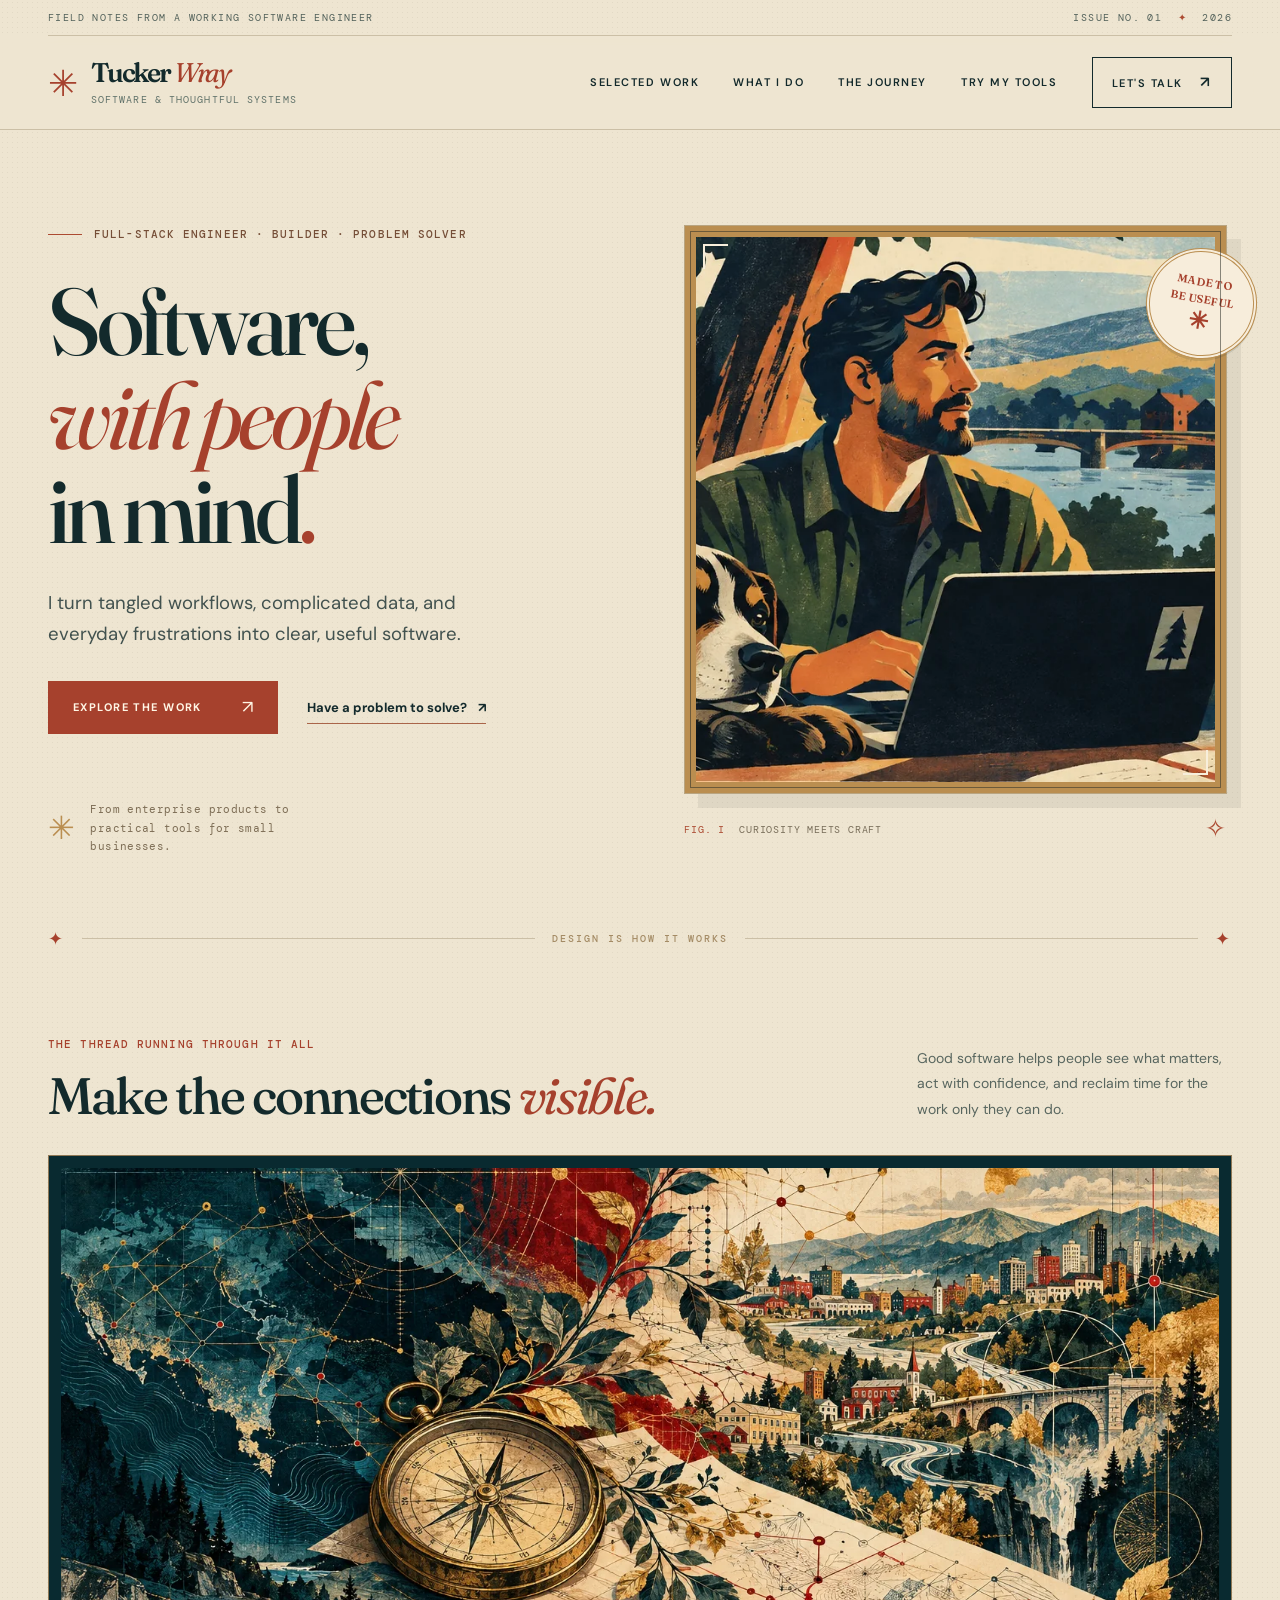
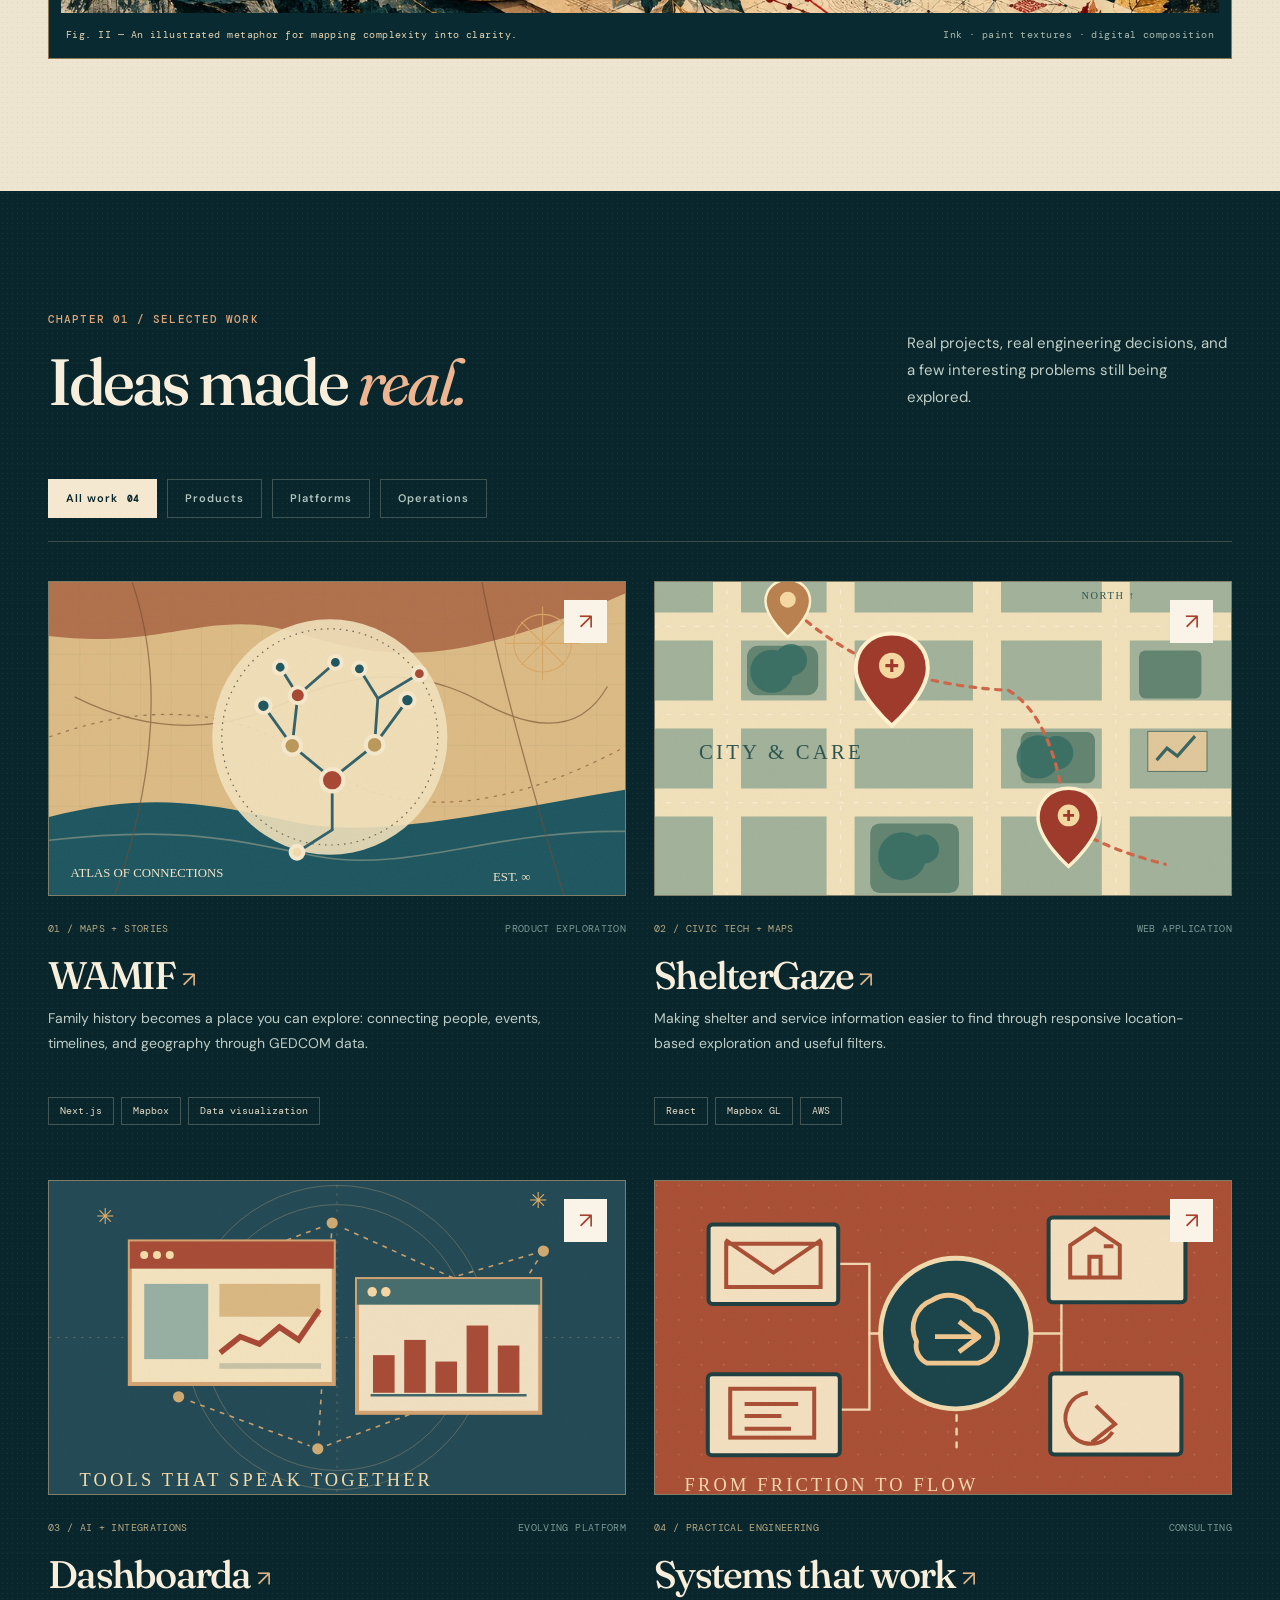
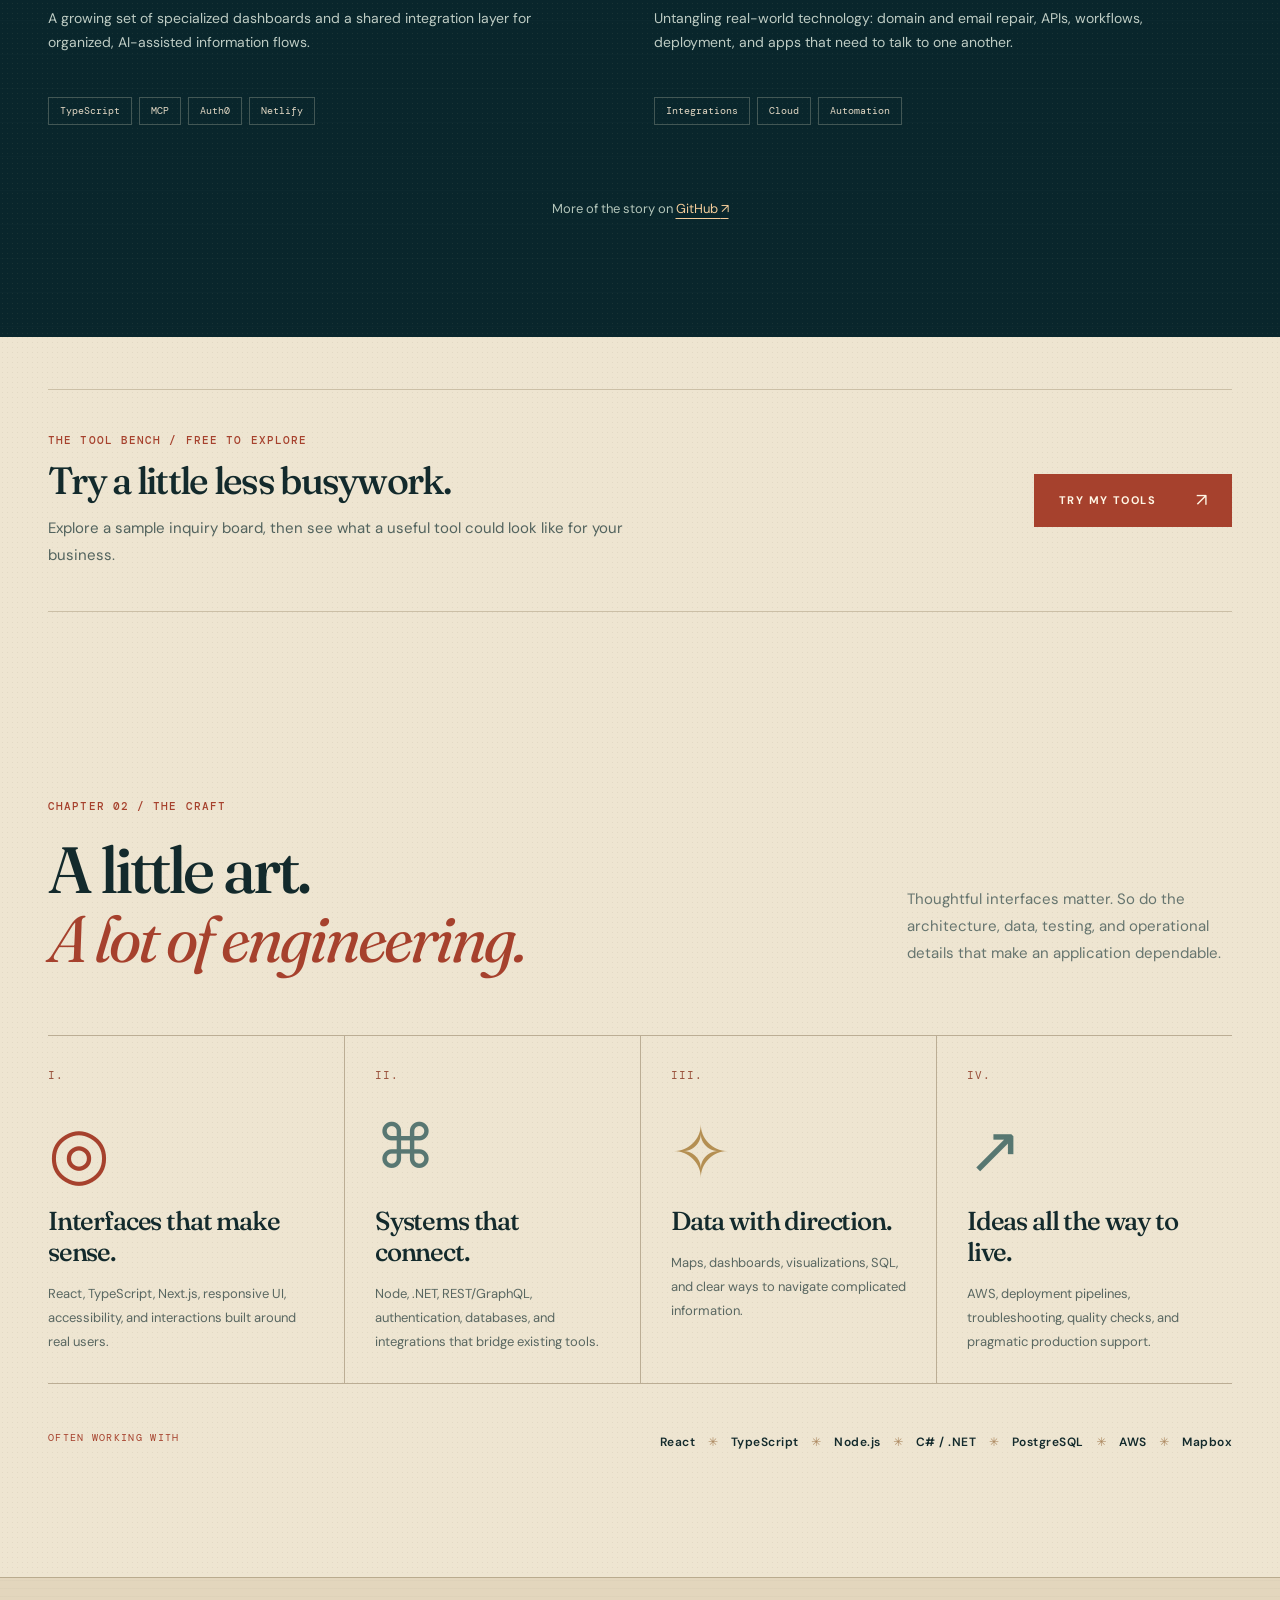
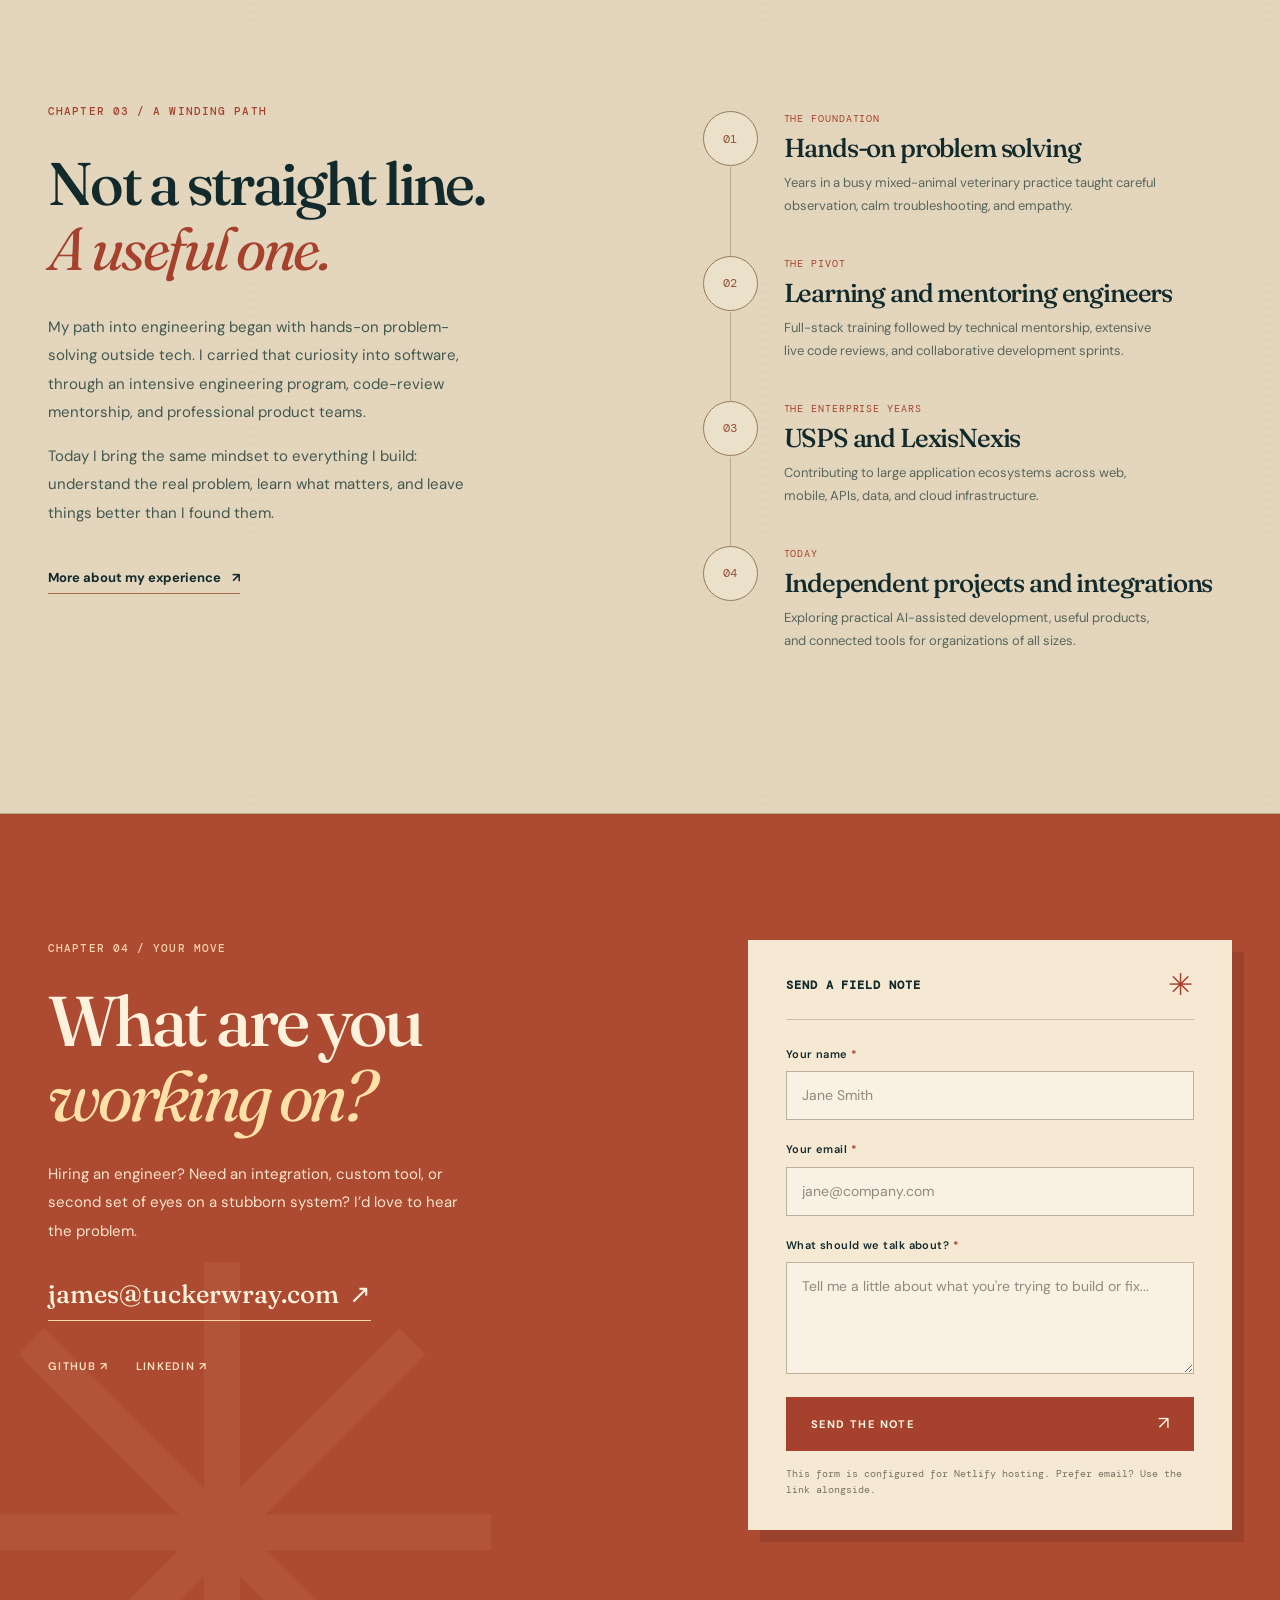
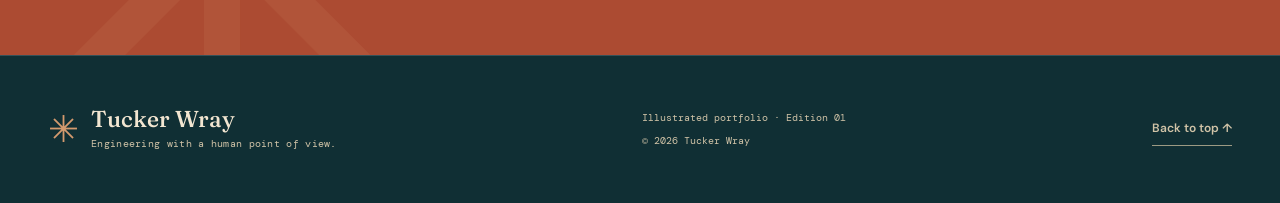
<file: index.html>
<!DOCTYPE html>
<html lang="en">
<head>
  <meta charset="utf-8">
  <meta name="viewport" content="width=device-width, initial-scale=1">
  <meta name="theme-color" content="#ede4d0">
  <meta name="description" content="Tucker Wray is a software engineer building human-centered products, maps, AI integrations, and resilient web systems. Explore selected work and get in touch.">
  <title>Tucker Wray — Software, With People in Mind</title>
  <link rel="preconnect" href="https://fonts.googleapis.com">
  <link rel="preconnect" href="https://fonts.gstatic.com" crossorigin>
  <link href="https://fonts.googleapis.com/css2?family=DM+Sans:wght@400;500;600;700&family=DM+Mono:wght@400;500&family=Fraunces:opsz,wght,SOFT,WONK@9..144,400,40,1;9..144,500,40,1;9..144,600,40,1&display=swap" rel="stylesheet">
  <link rel="preload" href="assets/art/workshop.webp" as="image" type="image/webp">
  <link rel="stylesheet" href="assets/styles.css">
  <script defer src="assets/app.js"></script>
</head>
<body>
  <a class="skip-link" href="#main">Skip to content</a>
  <header class="site-header" id="top">
    <div class="header-ribbon wrap"><span>Field notes from a working software engineer</span><span>Issue No. 01 <span aria-hidden="true">✦</span> 2026</span></div>
    <div class="nav-wrap">
      <nav class="site-nav wrap" aria-label="Main navigation">
        <a class="wordmark" href="#top"><span class="mark" aria-hidden="true">✳</span><span>Tucker <i>Wray</i><small>software & thoughtful systems</small></span></a>
        <button class="menu-toggle" type="button" aria-label="Open navigation" aria-expanded="false" aria-controls="primary-links"><span></span><span></span><span></span></button>
        <div class="nav-links" id="primary-links"><a href="#work">Selected work</a><a href="#approach">What I do</a><a href="#journey">The journey</a><a href="tools/">Try my tools</a><a class="nav-contact" href="#contact">Let's talk <span aria-hidden="true">↗</span></a></div>
      </nav>
    </div>
  </header>
  <main id="main">
    <section class="hero wrap" aria-labelledby="hero-title">
      <div class="hero-copy" data-reveal>
        <p class="kicker"><span class="kicker-line"></span>Full-stack engineer · Builder · Problem solver</p>
        <h1 id="hero-title">Software,<br><em>with people</em><br>in mind<span class="period">.</span></h1>
        <p class="hero-lede">I turn tangled workflows, complicated data, and everyday frustrations into clear, useful software.</p>
        <div class="hero-actions"><a class="button button-solid" href="#work">Explore the work <span aria-hidden="true">↗</span></a><a class="text-link" href="#contact">Have a problem to solve? <span aria-hidden="true">↗</span></a></div>
        <div class="margin-note"><span class="asterisk" aria-hidden="true">✳</span><span>From enterprise products to practical tools for small businesses.</span></div>
      </div>
      <figure class="hero-figure" data-reveal>
        <div class="figure-edge"><img src="assets/art/workshop.webp" width="860" height="644" alt="Conceptual illustration of a developer working beside a river landscape, with a dog, cat, laptop, and coffee." fetchpriority="high"><span class="figure-corner figure-corner-tl"></span><span class="figure-corner figure-corner-br"></span></div>
        <figcaption><span>Fig. I</span><span>Curiosity meets craft</span><span class="ornament" aria-hidden="true">✧</span></figcaption>
        <div class="seal" aria-hidden="true"><span>MADE TO<br>BE USEFUL</span><span>✳</span></div>
      </figure>
    </section>
    <div class="chapter-divider wrap" aria-hidden="true"><span>✦</span><span class="divider-line"></span><span>DESIGN IS HOW IT WORKS</span><span class="divider-line"></span><span>✦</span></div>
    <section class="picture-story wrap" aria-labelledby="story-title">
      <div class="picture-story-head"><div><p class="kicker">The thread running through it all</p><h2 id="story-title">Make the connections <em>visible.</em></h2></div><p>Good software helps people see what matters, act with confidence, and reclaim time for the work only they can do.</p></div>
      <figure class="panorama"><img src="assets/art/connections.webp" width="1536" height="1024" loading="lazy" alt="An original mixed-media illustration of maps, a compass, forests, bridges, networks, and connected towns." /><figcaption><span>Fig. II — An illustrated metaphor for mapping complexity into clarity.</span><span>Ink · paint textures · digital composition</span></figcaption></figure>
    </section>
    <section class="work-section" id="work" aria-labelledby="work-title">
      <div class="wrap work-inner">
        <div class="section-header light" data-reveal><div><p class="kicker">Chapter 01 / Selected work</p><h2 id="work-title">Ideas made <em>real.</em></h2></div><p>Real projects, real engineering decisions, and a few interesting problems still being explored.</p></div>
        <div class="filters" role="group" aria-label="Filter projects"><button type="button" class="filter active" data-filter="all" aria-pressed="true">All work <span>04</span></button><button type="button" class="filter" data-filter="product" aria-pressed="false">Products</button><button type="button" class="filter" data-filter="platform" aria-pressed="false">Platforms</button><button type="button" class="filter" data-filter="operations" aria-pressed="false">Operations</button></div>
        <div class="projects">
          <article class="project" data-category="product" data-reveal>
            <a class="project-image project-wamif" href="https://github.com/jtwray/wamif" target="_blank" rel="noopener noreferrer" aria-label="See WAMIF on GitHub"><img src="assets/art/wamif.svg" loading="lazy" alt="Decorative diagram of family history nodes arranged across a map and branching roots."><span class="project-image-link" aria-hidden="true">↗</span></a>
            <div class="project-detail"><div class="project-meta"><span>01 / Maps + stories</span><span>Product exploration</span></div><h3><a href="https://github.com/jtwray/wamif" target="_blank" rel="noopener noreferrer">WAMIF <span aria-hidden="true">↗</span></a></h3><p>Family history becomes a place you can explore: connecting people, events, timelines, and geography through GEDCOM data.</p><div class="tech-tags"><span>Next.js</span><span>Mapbox</span><span>Data visualization</span></div></div>
          </article>
          <article class="project" data-category="product" data-reveal>
            <a class="project-image project-shelter" href="https://github.com/jtwray/Shelter-Gaze" target="_blank" rel="noopener noreferrer" aria-label="See ShelterGaze on GitHub"><img src="assets/art/shelter.svg" loading="lazy" alt="Illustrated street grid with parks and highlighted service locations."><span class="project-image-link" aria-hidden="true">↗</span></a>
            <div class="project-detail"><div class="project-meta"><span>02 / Civic tech + maps</span><span>Web application</span></div><h3><a href="https://github.com/jtwray/Shelter-Gaze" target="_blank" rel="noopener noreferrer">ShelterGaze <span aria-hidden="true">↗</span></a></h3><p>Making shelter and service information easier to find through responsive location-based exploration and useful filters.</p><div class="tech-tags"><span>React</span><span>Mapbox GL</span><span>AWS</span></div></div>
          </article>
          <article class="project" data-category="platform" data-reveal>
            <a class="project-image project-dashboarda" href="https://github.com/jtwray/dashboarda" target="_blank" rel="noopener noreferrer" aria-label="See Dashboarda on GitHub"><img src="assets/art/dashboarda.svg" loading="lazy" alt="Illustrated dashboard panels connected by fine diagram lines."><span class="project-image-link" aria-hidden="true">↗</span></a>
            <div class="project-detail"><div class="project-meta"><span>03 / AI + integrations</span><span>Evolving platform</span></div><h3><a href="https://github.com/jtwray/dashboarda" target="_blank" rel="noopener noreferrer">Dashboarda <span aria-hidden="true">↗</span></a></h3><p>A growing set of specialized dashboards and a shared integration layer for organized, AI-assisted information flows.</p><div class="tech-tags"><span>TypeScript</span><span>MCP</span><span>Auth0</span><span>Netlify</span></div></div>
          </article>
          <article class="project" data-category="operations" data-reveal>
            <a class="project-image project-ops" href="#contact" aria-label="Discuss systems and workflow engineering"><img src="assets/art/operations.svg" loading="lazy" alt="Illustration of email, cloud, APIs, and databases connected in a simple workflow."><span class="project-image-link" aria-hidden="true">↗</span></a>
            <div class="project-detail"><div class="project-meta"><span>04 / Practical engineering</span><span>Consulting</span></div><h3><a href="#contact">Systems that work <span aria-hidden="true">↗</span></a></h3><p>Untangling real-world technology: domain and email repair, APIs, workflows, deployment, and apps that need to talk to one another.</p><div class="tech-tags"><span>Integrations</span><span>Cloud</span><span>Automation</span></div></div>
          </article>
        </div>
        <p class="work-end">More of the story on <a href="https://github.com/jtwray" target="_blank" rel="noopener noreferrer">GitHub <span aria-hidden="true">↗</span></a></p>
      </div>
    </section>
    <section class="tools-invitation wrap" aria-labelledby="tools-invitation-title">
      <div><p class="kicker">The tool bench / Free to explore</p><h2 id="tools-invitation-title">Try a little less busywork.</h2><p>Explore a sample inquiry board, then see what a useful tool could look like for your business.</p></div>
      <a class="button button-solid" href="tools/">Try my tools <span aria-hidden="true">&#8599;</span></a>
    </section>
    <section class="approach-section wrap" id="approach" aria-labelledby="approach-title">
      <div class="section-header" data-reveal><div><p class="kicker">Chapter 02 / The craft</p><h2 id="approach-title">A little art.<br><em>A lot of engineering.</em></h2></div><p>Thoughtful interfaces matter. So do the architecture, data, testing, and operational details that make an application dependable.</p></div>
      <div class="services">
        <article class="service" data-reveal><span class="service-number">I.</span><div class="service-symbol" aria-hidden="true">◎</div><h3>Interfaces that make sense.</h3><p>React, TypeScript, Next.js, responsive UI, accessibility, and interactions built around real users.</p></article>
        <article class="service" data-reveal><span class="service-number">II.</span><div class="service-symbol" aria-hidden="true">⌘</div><h3>Systems that connect.</h3><p>Node, .NET, REST/GraphQL, authentication, databases, and integrations that bridge existing tools.</p></article>
        <article class="service" data-reveal><span class="service-number">III.</span><div class="service-symbol" aria-hidden="true">✧</div><h3>Data with direction.</h3><p>Maps, dashboards, visualizations, SQL, and clear ways to navigate complicated information.</p></article>
        <article class="service" data-reveal><span class="service-number">IV.</span><div class="service-symbol" aria-hidden="true">↗</div><h3>Ideas all the way to live.</h3><p>AWS, deployment pipelines, troubleshooting, quality checks, and pragmatic production support.</p></article>
      </div>
      <div class="tools-band"><span>Often working with</span><div>React <b>✳</b> TypeScript <b>✳</b> Node.js <b>✳</b> C# / .NET <b>✳</b> PostgreSQL <b>✳</b> AWS <b>✳</b> Mapbox</div></div>
    </section>
    <section class="journey-section" id="journey" aria-labelledby="journey-title"><div class="wrap journey-grid">
      <div class="journey-copy" data-reveal><p class="kicker">Chapter 03 / A winding path</p><h2 id="journey-title">Not a straight line.<br><em>A useful one.</em></h2><p>My path into engineering began with hands-on problem-solving outside tech. I carried that curiosity into software, through an intensive engineering program, code-review mentorship, and professional product teams.</p><p>Today I bring the same mindset to everything I build: understand the real problem, learn what matters, and leave things better than I found them.</p><a class="text-link" href="https://www.linkedin.com/in/jtwray/" target="_blank" rel="noopener noreferrer">More about my experience <span aria-hidden="true">↗</span></a></div>
      <div class="journey-timeline" data-reveal>
        <div class="era"><span class="era-icon">01</span><div><span class="era-label">The foundation</span><h3>Hands-on problem solving</h3><p>Years in a busy mixed-animal veterinary practice taught careful observation, calm troubleshooting, and empathy.</p></div></div>
        <div class="era"><span class="era-icon">02</span><div><span class="era-label">The pivot</span><h3>Learning and mentoring engineers</h3><p>Full-stack training followed by technical mentorship, extensive live code reviews, and collaborative development sprints.</p></div></div>
        <div class="era"><span class="era-icon">03</span><div><span class="era-label">The enterprise years</span><h3>USPS and LexisNexis</h3><p>Contributing to large application ecosystems across web, mobile, APIs, data, and cloud infrastructure.</p></div></div>
        <div class="era"><span class="era-icon">04</span><div><span class="era-label">Today</span><h3>Independent projects and integrations</h3><p>Exploring practical AI-assisted development, useful products, and connected tools for organizations of all sizes.</p></div></div>
      </div>
    </div></section>
    <section class="contact-section" id="contact" aria-labelledby="contact-title"><div class="wrap contact-grid">
      <div class="contact-intro" data-reveal><p class="kicker">Chapter 04 / Your move</p><h2 id="contact-title">What are you<br><em>working on?</em></h2><p>Hiring an engineer? Need an integration, custom tool, or second set of eyes on a stubborn system? I’d love to hear the problem.</p><a class="email-link" href="mailto:james@tuckerwray.com">james@tuckerwray.com <span aria-hidden="true">↗</span></a><div class="socials"><a href="https://github.com/jtwray" target="_blank" rel="noopener noreferrer">GitHub ↗</a><a href="https://www.linkedin.com/in/jtwray/" target="_blank" rel="noopener noreferrer">LinkedIn ↗</a></div></div>
      <div class="contact-form-shell" data-reveal><div class="form-title"><span>Send a field note</span><span aria-hidden="true">✳</span></div>
        <form name="reachout" method="POST" action="/thank-you" data-netlify="true" netlify-honeypot="bot-field">
          <input type="hidden" name="form-name" value="reachout"><p class="hidden-field"><label>Leave this empty: <input name="bot-field" tabindex="-1" autocomplete="off"></label></p>
          <label for="name">Your name <span>*</span></label><input id="name" name="name" type="text" autocomplete="name" required maxlength="120" placeholder="Jane Smith">
          <label for="email">Your email <span>*</span></label><input id="email" name="email" type="email" autocomplete="email" required maxlength="200" placeholder="jane@company.com">
          <label for="project">What should we talk about? <span>*</span></label><textarea id="project" name="message" rows="4" required minlength="10" maxlength="4000" placeholder="Tell me a little about what you're trying to build or fix..."></textarea>
          <button class="button button-solid submit-button" type="submit">Send the note <span aria-hidden="true">↗</span></button><p class="form-status" role="status" aria-live="polite"></p><p class="form-disclaimer">This form is configured for Netlify hosting. Prefer email? Use the link alongside.</p>
        </form>
      </div>
    </div></section>
  </main>
  <footer class="site-footer"><div class="wrap footer-grid"><div><span class="footer-star" aria-hidden="true">✳</span><strong>Tucker Wray</strong><small>Engineering with a human point of view.</small></div><div><span>Illustrated portfolio · Edition 01</span><span>© <span id="year">2026</span> Tucker Wray</span></div><a href="#top">Back to top ↑</a></div></footer>
</body>
</html>
</file>
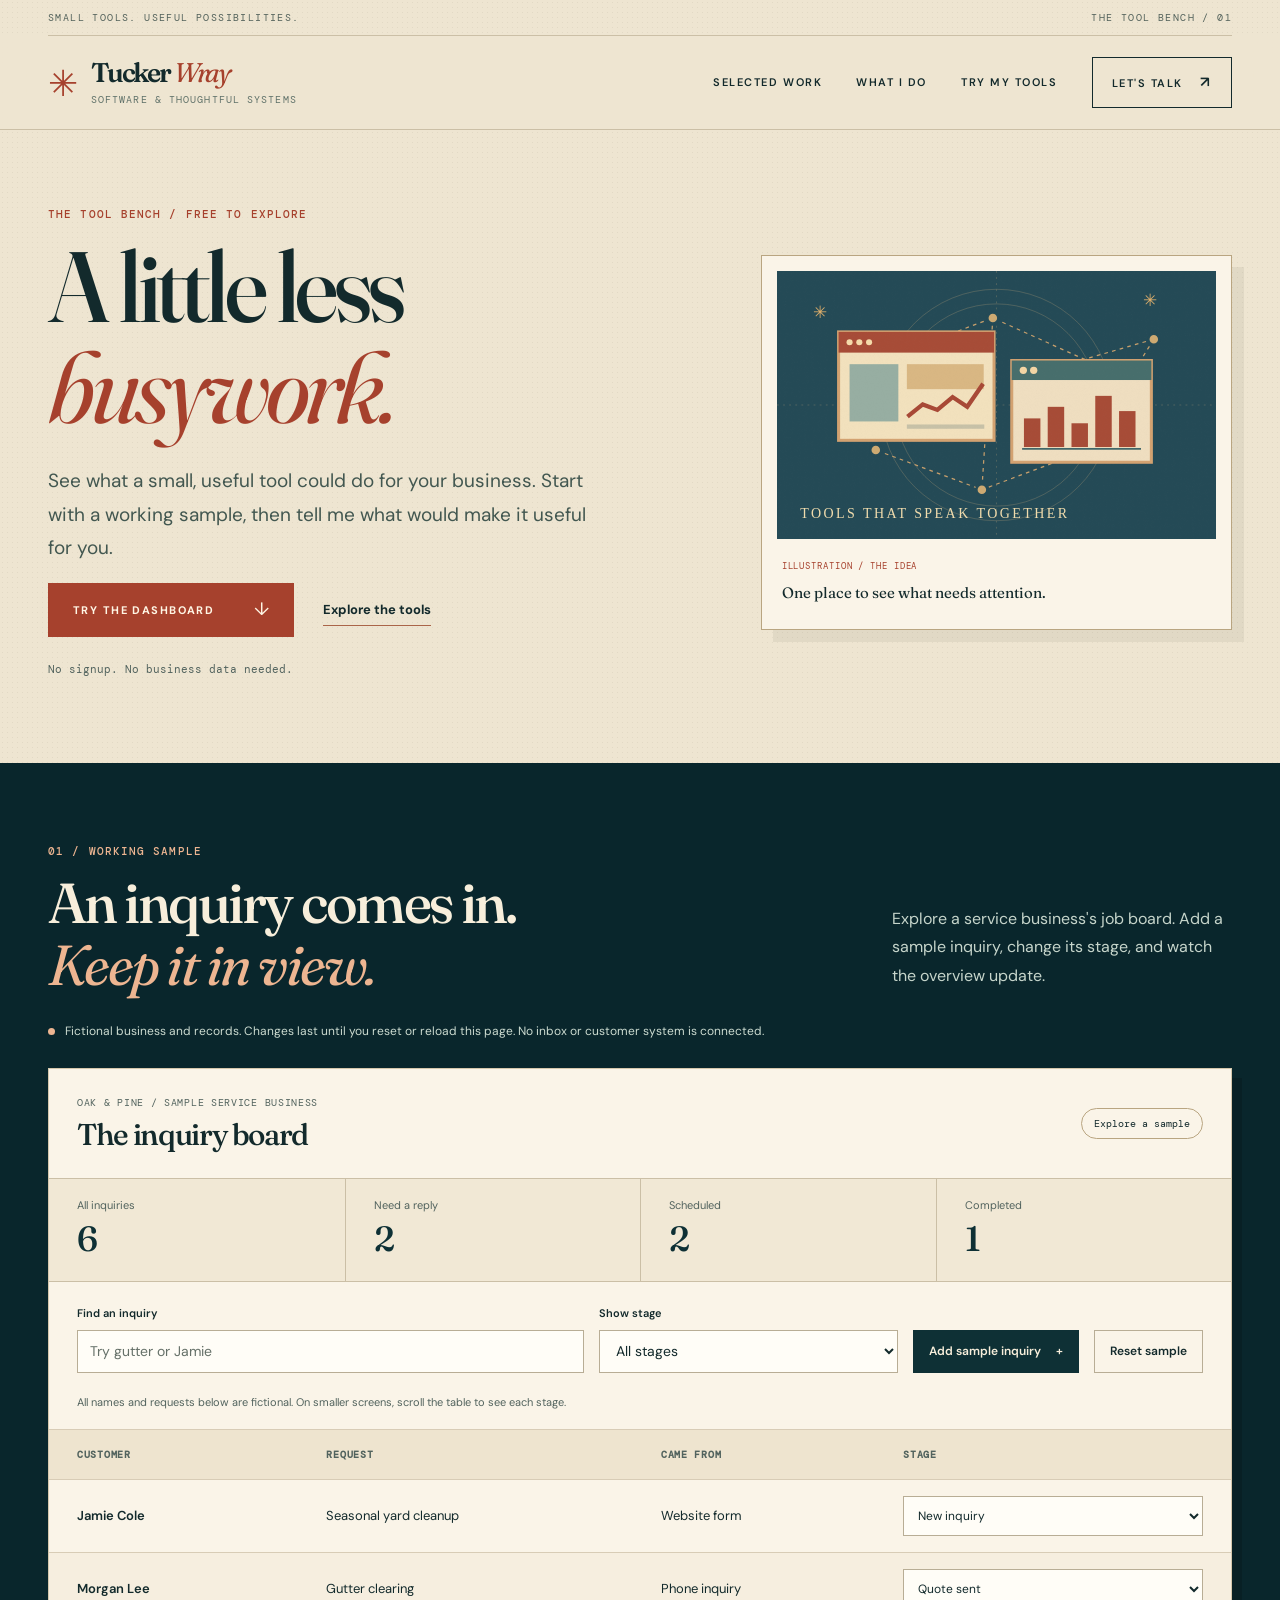
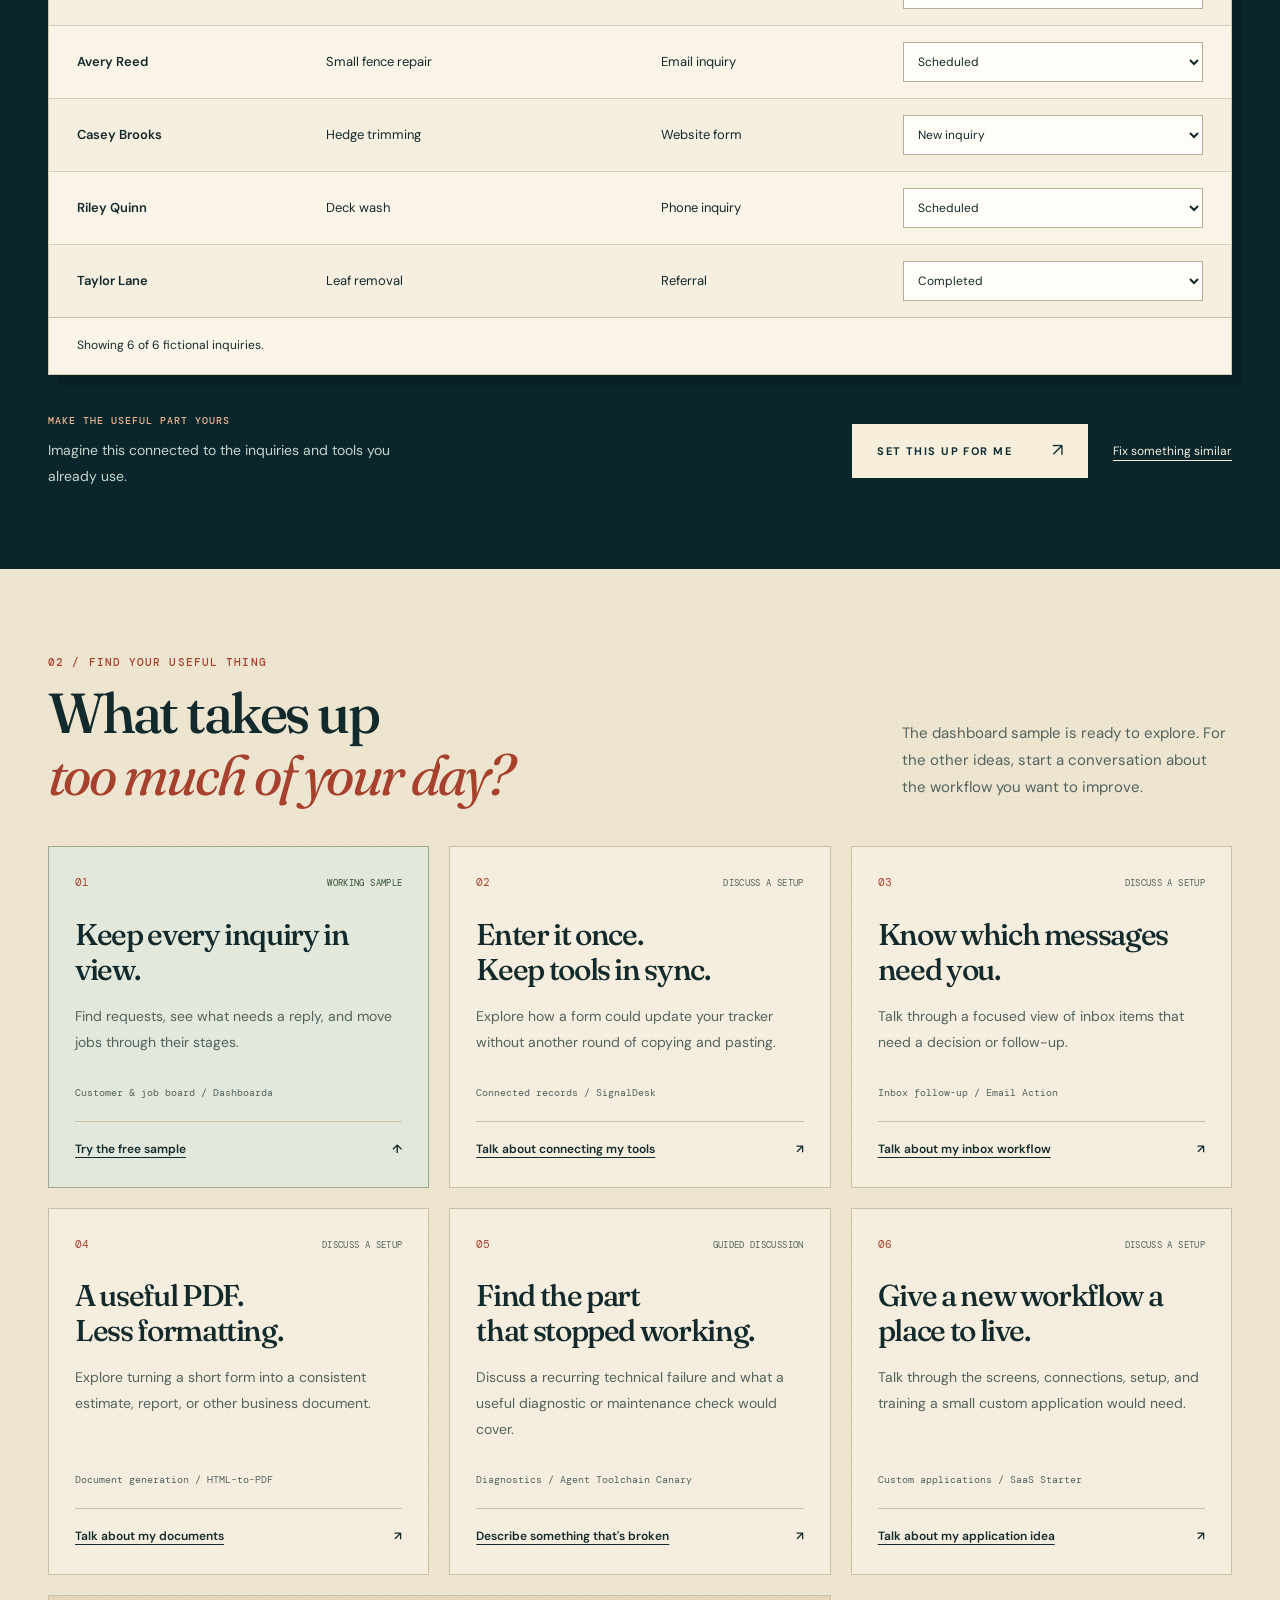
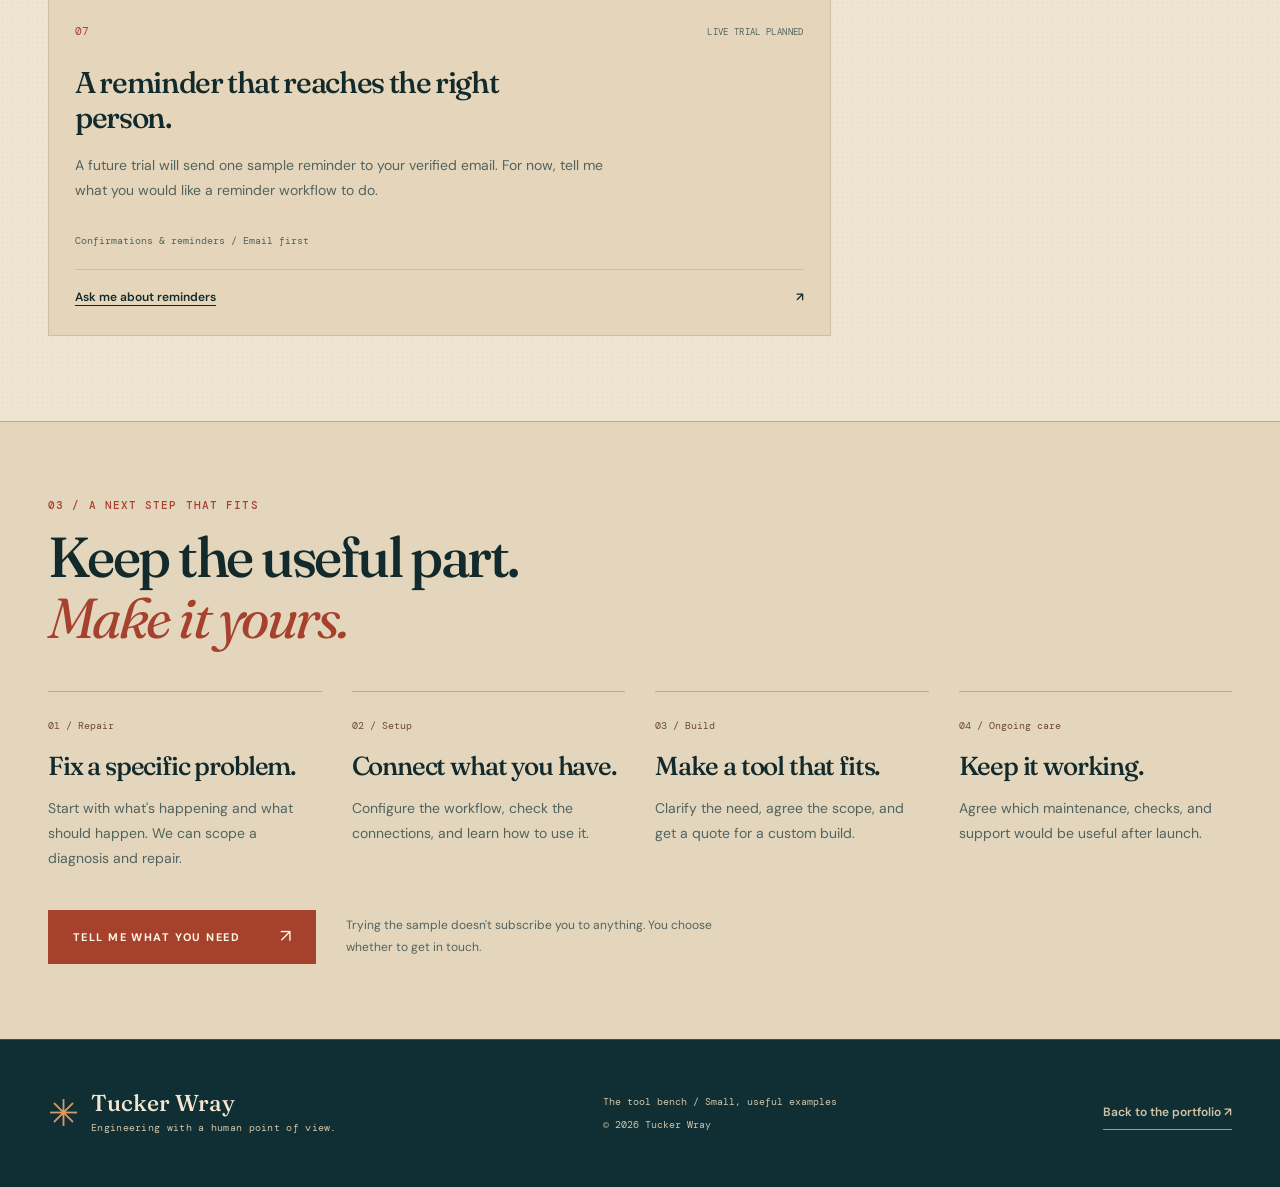
<file: tools/index.html>
<!DOCTYPE html>
<html lang="en">
<head>
  <meta charset="utf-8">
  <meta name="viewport" content="width=device-width, initial-scale=1">
  <meta name="theme-color" content="#eee5d1">
  <meta name="description" content="Try a free sample business dashboard from Tucker Wray, then explore help with integrations, repairs, reminders, and custom tools.">
  <title>Try my tools — Tucker Wray</title>
  <link rel="preconnect" href="https://fonts.googleapis.com">
  <link rel="preconnect" href="https://fonts.gstatic.com" crossorigin>
  <link href="https://fonts.googleapis.com/css2?family=DM+Sans:wght@400;500;600;700&family=DM+Mono:wght@400;500&family=Fraunces:opsz,wght,SOFT,WONK@9..144,400,40,1;9..144,500,40,1;9..144,600,40,1&display=swap" rel="stylesheet">
  <link rel="stylesheet" href="../assets/styles.css">
  <link rel="stylesheet" href="tools.css">
  <script defer src="../assets/app.js"></script>
  <script defer src="tools.js"></script>
  <noscript><style>.tools-page .menu-toggle{display:none}.tools-page .site-nav{height:auto;min-height:93px;flex-wrap:wrap;padding-block:18px}.tools-page .nav-links{display:flex;position:static;flex-wrap:wrap;flex-direction:row;padding:0;box-shadow:none;border:0}</style></noscript>
</head>
<body class="tools-page">
  <a class="skip-link" href="#main">Skip to content</a>
  <header class="site-header" id="top">
    <div class="header-ribbon wrap"><span>Small tools. Useful possibilities.</span><span>The tool bench / 01</span></div>
    <div class="nav-wrap">
      <nav class="site-nav wrap" aria-label="Main navigation">
        <a class="wordmark" href="../"><span class="mark" aria-hidden="true">&#10035;</span><span>Tucker <i>Wray</i><small>software &amp; thoughtful systems</small></span></a>
        <button class="menu-toggle" type="button" aria-label="Open navigation" aria-expanded="false" aria-controls="primary-links"><span></span><span></span><span></span></button>
        <div class="nav-links" id="primary-links"><a href="../#work">Selected work</a><a href="../#approach">What I do</a><a href="./" aria-current="page">Try my tools</a><a class="nav-contact" href="../#contact">Let's talk <span aria-hidden="true">&#8599;</span></a></div>
      </nav>
    </div>
  </header>
  <main id="main">
    <section class="tools-hero wrap" aria-labelledby="tools-title">
      <div>
        <p class="kicker">The tool bench / Free to explore</p>
        <h1 id="tools-title">A little less<br><em>busywork.</em></h1>
        <p class="tools-lede">See what a small, useful tool could do for your business. Start with a working sample, then tell me what would make it useful for you.</p>
        <div class="hero-actions"><a class="button button-solid" href="#sample">Try the dashboard <span aria-hidden="true">&#8595;</span></a><a class="text-link" href="#catalogue">Explore the tools</a></div>
        <p class="tools-smallprint">No signup. No business data needed.</p>
      </div>
      <figure class="tools-figure">
        <img src="../assets/art/dashboarda.svg" width="720" height="440" alt="Illustration of connected dashboard panels." fetchpriority="high">
        <figcaption><span>Illustration / The idea</span>One place to see what needs attention.</figcaption>
      </figure>
    </section>

    <section class="sample-section" id="sample" aria-labelledby="sample-title">
      <div class="wrap">
        <div class="sample-heading">
          <div><p class="kicker">01 / Working sample</p><h2 id="sample-title">An inquiry comes in.<br><em>Keep it in view.</em></h2></div>
          <p>Explore a service business's job board. Add a sample inquiry, change its stage, and watch the overview update.</p>
        </div>
        <p class="sample-boundary"><span class="sample-dot" aria-hidden="true"></span>Fictional business and records. Changes last until you reset or reload this page. No inbox or customer system is connected.</p>
        <noscript><p class="sample-boundary">You can read the sample below. Enable JavaScript to add, filter, or update fictional inquiries. When contacting me, mention the tool in your message.</p></noscript>
        <div class="demo-board">
          <div class="board-heading">
            <div><p class="board-eyebrow">Oak &amp; Pine / Sample service business</p><h3 id="board-title">The inquiry board</h3></div>
            <span class="sample-badge">Explore a sample</span>
          </div>
          <div class="board-stats" aria-label="Sample inquiry overview">
            <div><span>All inquiries</span><strong id="stat-total">6</strong></div>
            <div><span>Need a reply</span><strong id="stat-new">2</strong></div>
            <div><span>Scheduled</span><strong id="stat-scheduled">2</strong></div>
            <div><span>Completed</span><strong id="stat-completed">1</strong></div>
          </div>
          <div class="demo-controls" id="demo-controls" hidden>
            <div class="demo-field"><label for="demo-search">Find an inquiry</label><input id="demo-search" type="search" placeholder="Try gutter or Jamie" maxlength="100" autocomplete="off"></div>
            <div class="demo-field"><label for="demo-stage">Show stage</label><select id="demo-stage"><option value="all">All stages</option><option value="new">New inquiry</option><option value="quoted">Quote sent</option><option value="scheduled">Scheduled</option><option value="completed">Completed</option></select></div>
            <button class="demo-add" id="demo-add" type="button">Add sample inquiry <span aria-hidden="true">+</span></button>
            <button class="demo-reset" id="demo-reset" type="button">Reset sample</button>
          </div>
          <p class="board-hint" id="board-hint">All names and requests below are fictional. On smaller screens, scroll the table to see each stage.</p>
          <div class="board-scroll" role="region" aria-labelledby="board-title" aria-describedby="board-hint" tabindex="0">
            <table class="demo-table">
              <caption class="visually-hidden">Fictional service inquiries, with customer, request, source, and current stage.</caption>
              <thead><tr><th scope="col">Customer</th><th scope="col">Request</th><th scope="col">Came from</th><th scope="col">Stage</th></tr></thead>
              <tbody id="demo-rows">
                <tr><th scope="row">Jamie Cole</th><td>Seasonal yard cleanup</td><td>Website form</td><td>New inquiry</td></tr>
                <tr><th scope="row">Morgan Lee</th><td>Gutter clearing</td><td>Phone inquiry</td><td>Quote sent</td></tr>
                <tr><th scope="row">Avery Reed</th><td>Small fence repair</td><td>Email inquiry</td><td>Scheduled</td></tr>
                <tr><th scope="row">Casey Brooks</th><td>Hedge trimming</td><td>Website form</td><td>New inquiry</td></tr>
                <tr><th scope="row">Riley Quinn</th><td>Deck wash</td><td>Phone inquiry</td><td>Scheduled</td></tr>
                <tr><th scope="row">Taylor Lane</th><td>Leaf removal</td><td>Referral</td><td>Completed</td></tr>
              </tbody>
            </table>
          </div>
          <p class="board-feedback" id="demo-feedback" role="status" aria-live="polite" aria-atomic="true">Showing 6 fictional inquiries.</p>
        </div>
        <div class="sample-next">
          <div><p class="kicker">Make the useful part yours</p><p>Imagine this connected to the inquiries and tools you already use.</p></div>
          <div class="sample-actions"><a class="button button-paper" href="../?tool=dashboarda&amp;request=setup#contact">Set this up for me <span aria-hidden="true">&#8599;</span></a><a href="../?tool=dashboarda&amp;request=repair#contact">Fix something similar</a></div>
        </div>
      </div>
    </section>

    <section class="catalogue-section wrap" id="catalogue" aria-labelledby="catalogue-title">
      <div class="catalogue-heading"><div><p class="kicker">02 / Find your useful thing</p><h2 id="catalogue-title">What takes up<br><em>too much of your day?</em></h2></div><p>The dashboard sample is ready to explore. For the other ideas, start a conversation about the workflow you want to improve.</p></div>
      <div class="tool-grid">
        <article class="tool-card tool-card-ready"><div class="tool-card-top"><span class="tool-number">01</span><span class="tool-readiness">Working sample</span></div><h3>Keep every inquiry in view.</h3><p>Find requests, see what needs a reply, and move jobs through their stages.</p><p class="tool-foundation">Customer &amp; job board / Dashboarda</p><a href="#sample">Try the free sample <span aria-hidden="true">&#8593;</span></a></article>
        <article class="tool-card"><div class="tool-card-top"><span class="tool-number">02</span><span class="tool-readiness">Discuss a setup</span></div><h3>Enter it once.<br>Keep tools in sync.</h3><p>Explore how a form could update your tracker without another round of copying and pasting.</p><p class="tool-foundation">Connected records / SignalDesk</p><a href="../?tool=signaldesk&amp;request=walkthrough#contact">Talk about connecting my tools <span aria-hidden="true">&#8599;</span></a></article>
        <article class="tool-card"><div class="tool-card-top"><span class="tool-number">03</span><span class="tool-readiness">Discuss a setup</span></div><h3>Know which messages need you.</h3><p>Talk through a focused view of inbox items that need a decision or follow-up.</p><p class="tool-foundation">Inbox follow-up / Email Action</p><a href="../?tool=email-action&amp;request=walkthrough#contact">Talk about my inbox workflow <span aria-hidden="true">&#8599;</span></a></article>
        <article class="tool-card"><div class="tool-card-top"><span class="tool-number">04</span><span class="tool-readiness">Discuss a setup</span></div><h3>A useful PDF.<br>Less formatting.</h3><p>Explore turning a short form into a consistent estimate, report, or other business document.</p><p class="tool-foundation">Document generation / HTML-to-PDF</p><a href="../?tool=pdf&amp;request=walkthrough#contact">Talk about my documents <span aria-hidden="true">&#8599;</span></a></article>
        <article class="tool-card"><div class="tool-card-top"><span class="tool-number">05</span><span class="tool-readiness">Guided discussion</span></div><h3>Find the part<br>that stopped working.</h3><p>Discuss a recurring technical failure and what a useful diagnostic or maintenance check would cover.</p><p class="tool-foundation">Diagnostics / Agent Toolchain Canary</p><a href="../?tool=canary&amp;request=repair#contact">Describe something that's broken <span aria-hidden="true">&#8599;</span></a></article>
        <article class="tool-card"><div class="tool-card-top"><span class="tool-number">06</span><span class="tool-readiness">Discuss a setup</span></div><h3>Give a new workflow a place to live.</h3><p>Talk through the screens, connections, setup, and training a small custom application would need.</p><p class="tool-foundation">Custom applications / SaaS Starter</p><a href="../?tool=saas-starter&amp;request=walkthrough#contact">Talk about my application idea <span aria-hidden="true">&#8599;</span></a></article>
        <article class="tool-card tool-card-message"><div class="tool-card-top"><span class="tool-number">07</span><span class="tool-readiness">Live trial planned</span></div><h3>A reminder that reaches the right person.</h3><p>A future trial will send one sample reminder to your verified email. For now, tell me what you would like a reminder workflow to do.</p><p class="tool-foundation">Confirmations &amp; reminders / Email first</p><a href="../?tool=reminders&amp;request=follow-up#contact">Ask me about reminders <span aria-hidden="true">&#8599;</span></a></article>
      </div>
    </section>

    <section class="tools-services" aria-labelledby="services-title">
      <div class="wrap">
        <p class="kicker">03 / A next step that fits</p><h2 id="services-title">Keep the useful part.<br><em>Make it yours.</em></h2>
        <div class="tools-service-grid">
          <article><span>01 / Repair</span><h3>Fix a specific problem.</h3><p>Start with what's happening and what should happen. We can scope a diagnosis and repair.</p></article>
          <article><span>02 / Setup</span><h3>Connect what you have.</h3><p>Configure the workflow, check the connections, and learn how to use it.</p></article>
          <article><span>03 / Build</span><h3>Make a tool that fits.</h3><p>Clarify the need, agree the scope, and get a quote for a custom build.</p></article>
          <article><span>04 / Ongoing care</span><h3>Keep it working.</h3><p>Agree which maintenance, checks, and support would be useful after launch.</p></article>
        </div>
        <div class="tools-service-footer"><a class="button button-solid" href="../#contact">Tell me what you need <span aria-hidden="true">&#8599;</span></a><p>Trying the sample doesn't subscribe you to anything. You choose whether to get in touch.</p></div>
      </div>
    </section>
  </main>
  <footer class="site-footer"><div class="wrap footer-grid"><div><span class="footer-star" aria-hidden="true">&#10035;</span><strong>Tucker Wray</strong><small>Engineering with a human point of view.</small></div><div><span>The tool bench / Small, useful examples</span><span>&copy; <span id="year">2026</span> Tucker Wray</span></div><a href="../">Back to the portfolio &#8599;</a></div></footer>
</body>
</html>
</file>
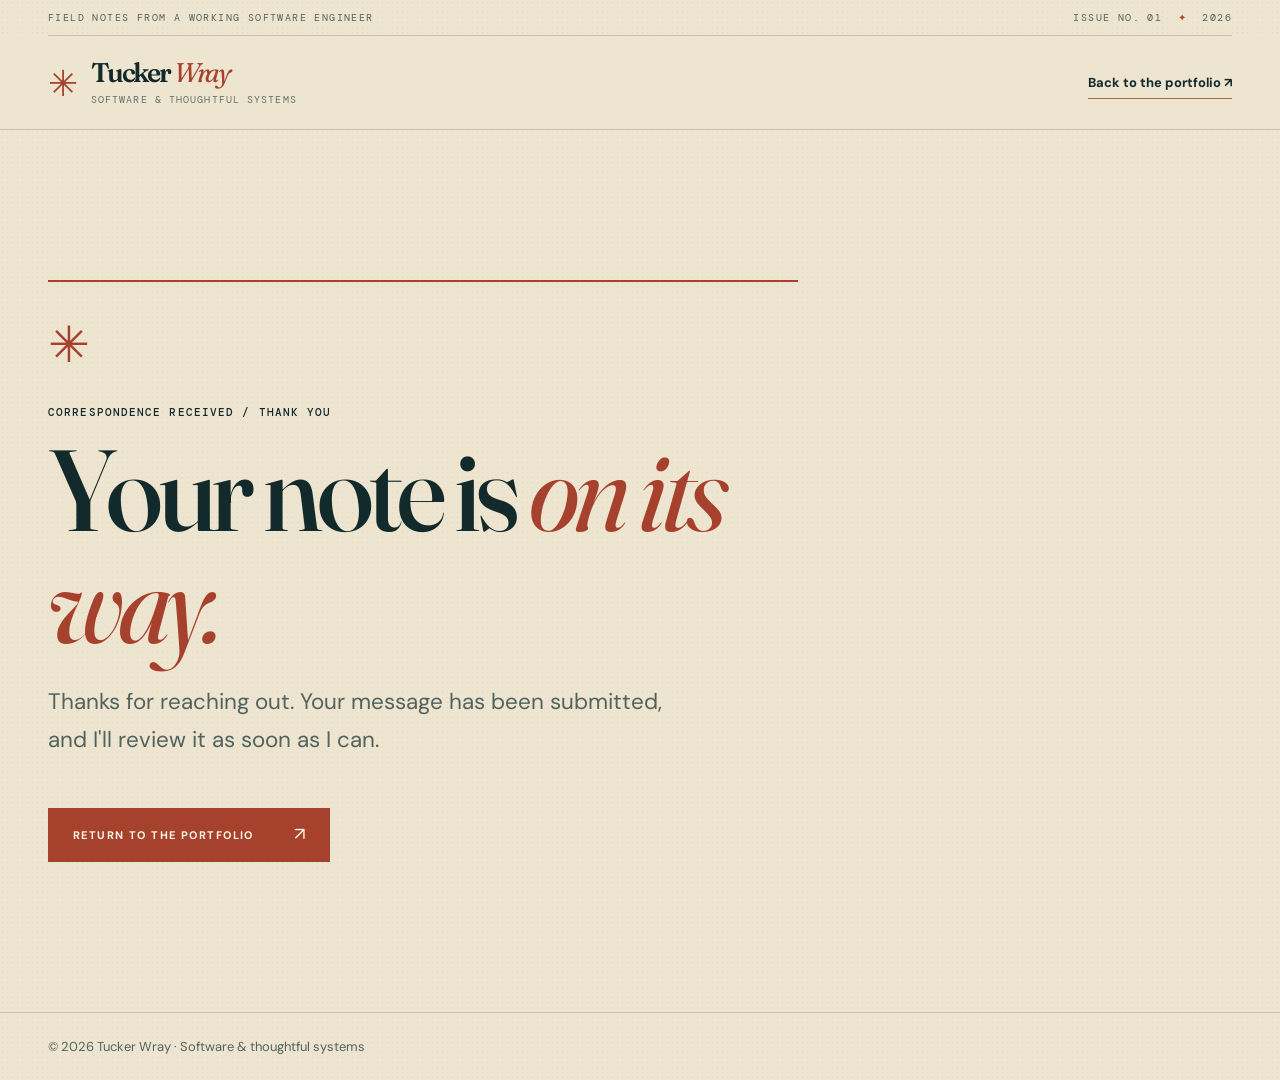
<file: thank-you.html>
<!doctype html>
<html lang="en">
<head>
  <meta charset="utf-8">
  <meta name="viewport" content="width=device-width, initial-scale=1">
  <meta name="robots" content="noindex">
  <meta name="theme-color" content="#eee5d1">
  <title>Message received — Tucker Wray</title>
  <meta name="description" content="Thanks for contacting Tucker Wray.">
  <link rel="preconnect" href="https://fonts.googleapis.com">
  <link rel="preconnect" href="https://fonts.gstatic.com" crossorigin>
  <link href="https://fonts.googleapis.com/css2?family=DM+Sans:wght@400;500;600;700&family=DM+Mono:wght@400;500&family=Fraunces:opsz,wght,SOFT,WONK@9..144,400,40,1;9..144,500,40,1&display=swap" rel="stylesheet">
  <link rel="stylesheet" href="/assets/styles.css">
  <style>
    .thanks-main{min-height:calc(100svh - 130px);display:grid;align-items:center;padding-block:clamp(60px,12vw,150px)}
    .thanks-panel{max-width:750px;border-top:2px solid var(--rust);padding-top:30px}
    .thanks-symbol{font-size:50px;color:var(--rust);display:block;margin-bottom:26px}
    .thanks-panel h1{font-size:clamp(3.3rem,9vw,7.5rem);line-height:.98;margin-bottom:25px;max-width:700px}
    .thanks-panel h1 em{color:var(--rust)}
    .thanks-panel p:not(.kicker){font-size:clamp(1.05rem,2.2vw,1.4rem);line-height:1.7;max-width:620px;color:var(--ink-soft)}
    .thanks-panel .button{margin-top:26px}
    .thanks-footer{border-top:1px solid var(--line);padding:25px 0;color:var(--ink-soft);font-size:13px}
    @media(max-width:640px){.thanks-main{padding-block:70px}.thanks-panel{padding-top:24px}}
  </style>
</head>
<body>
  <a href="#main" class="skip-link">Skip to content</a>
  <header class="site-header">
    <div class="header-ribbon wrap"><span>Field notes from a working software engineer</span><span>Issue No. 01 <span aria-hidden="true">✦</span> 2026</span></div>
    <div class="nav-wrap"><nav class="site-nav wrap" aria-label="Main navigation">
      <a class="wordmark" href="/" aria-label="Tucker Wray, home"><span class="mark" aria-hidden="true">✳</span><span>Tucker <i>Wray</i><small>software &amp; thoughtful systems</small></span></a>
      <a href="/" class="text-link">Back to the portfolio ↗</a>
    </nav></div>
  </header>
  <main id="main" class="wrap thanks-main">
    <section class="thanks-panel" aria-labelledby="thanks-title">
      <span class="thanks-symbol" aria-hidden="true">✳</span>
      <p class="kicker">Correspondence received / Thank you</p>
      <h1 id="thanks-title">Your note is <em>on its way.</em></h1>
      <p>Thanks for reaching out. Your message has been submitted, and I'll review it as soon as I can.</p>
      <a class="button button-solid" href="/">Return to the portfolio <span aria-hidden="true">↗</span></a>
    </section>
  </main>
  <footer class="thanks-footer"><div class="wrap">© 2026 Tucker Wray · Software &amp; thoughtful systems</div></footer>
</body>
</html>
</file>
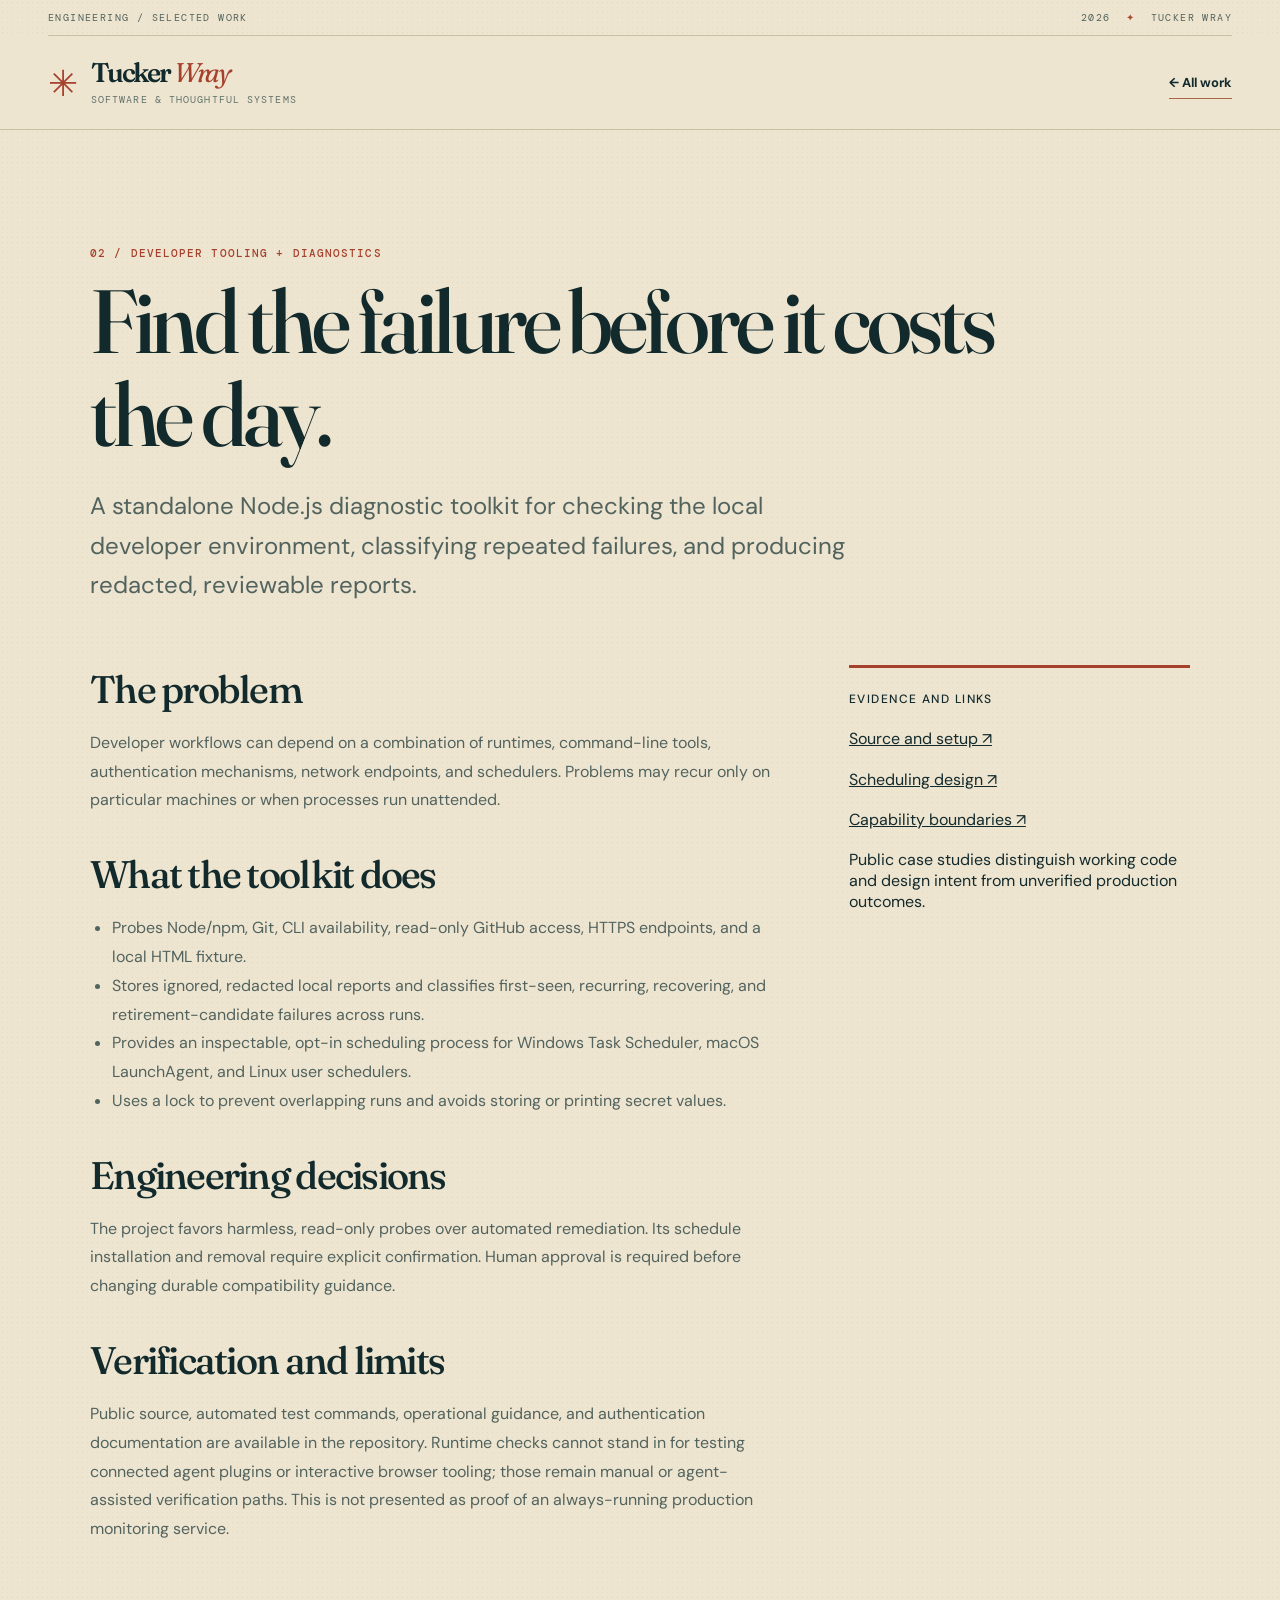
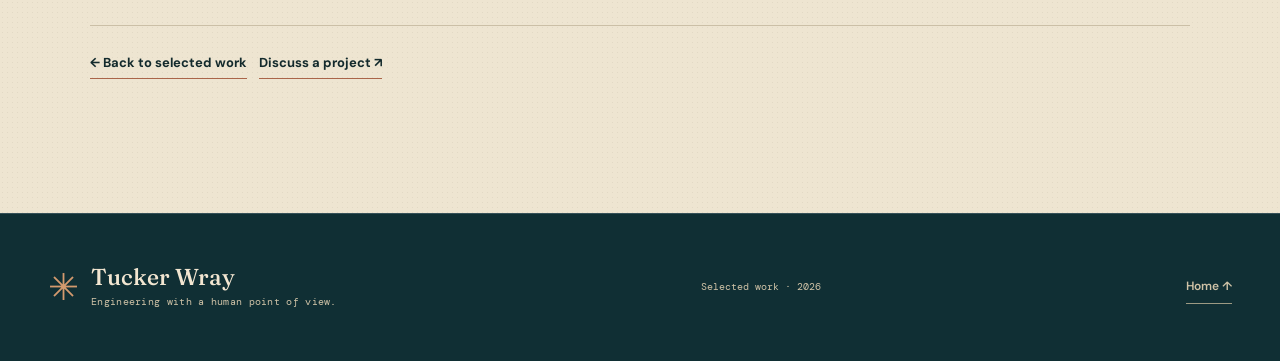
<file: work/agent-toolchain-canary.html>
<!doctype html>
<html lang="en">
<head>
  <meta charset="utf-8">
  <meta name="viewport" content="width=device-width, initial-scale=1">
  <meta name="theme-color" content="#eee5d1">
  <meta name="description" content="A standalone Node.js diagnostic toolkit for checking the local developer environment, classifying repeated failures, and producing redacted, reviewable reports.">
  <title>Agent Toolchain Canary — Engineering case study | Tucker Wray</title>
  <link rel="preconnect" href="https://fonts.googleapis.com">
  <link rel="preconnect" href="https://fonts.gstatic.com" crossorigin>
  <link href="https://fonts.googleapis.com/css2?family=DM+Sans:wght@400;500;600;700&family=DM+Mono:wght@400;500&family=Fraunces:opsz,wght,SOFT,WONK@9..144,400,40,1;9..144,500,40,1;9..144,600,40,1&display=swap" rel="stylesheet">
  <link rel="stylesheet" href="/assets/styles.css">
  <style>
    .case-main{padding-top:clamp(60px,9vw,115px);padding-bottom:clamp(80px,11vw,150px);max-width:1100px}
    .case-main .kicker{color:var(--rust)}.case-main h1{font-size:clamp(3.1rem,7vw,6.5rem);line-height:1.04;max-width:960px;margin-bottom:26px}
    .case-lede{color:var(--ink-soft);font-size:clamp(1.08rem,2vw,1.5rem);line-height:1.65;max-width:780px}
    .case-columns{display:grid;grid-template-columns:minmax(0,2fr) minmax(230px,1fr);gap:clamp(35px,6vw,85px);margin-top:60px}
    .case-body h2{font-size:clamp(1.7rem,3vw,2.4rem);margin:35px 0 16px}
    .case-body h2:first-child{margin-top:0}.case-body p,.case-body li{font-size:1rem;line-height:1.8;color:var(--ink-soft)}
    .case-body ul{padding-left:22px}.case-aside{border-top:3px solid var(--rust);padding:23px 0}
    .case-aside h2{font-family:var(--sans);font-size:12px;letter-spacing:.12em;text-transform:uppercase;margin:0 0 20px}
    .case-aside a{display:block;margin:0 0 16px;line-height:1.55;overflow-wrap:anywhere}
    .case-return{margin-top:65px;padding-top:25px;border-top:1px solid var(--line)}
    @media(max-width:690px){.case-columns{grid-template-columns:1fr}.case-main{padding-top:48px}.case-main h1{font-size:clamp(2.75rem,12vw,4.5rem)}}
  </style>
</head>
<body>
  <a class="skip-link" href="#main">Skip to content</a>
  <header class="site-header"><div class="header-ribbon wrap"><span>Engineering / Selected work</span><span>2026 <span aria-hidden="true">✦</span> Tucker Wray</span></div>
  <div class="nav-wrap"><nav class="site-nav wrap" aria-label="Main navigation">
  <a class="wordmark" href="/" aria-label="Tucker Wray, home"><span class="mark" aria-hidden="true">✳</span><span>Tucker <i>Wray</i><small>software &amp; thoughtful systems</small></span></a>
  <a href="/#work" class="text-link">← All work</a>
  </nav></div></header>
  <main id="main" class="wrap case-main">
    <p class="kicker">02 / Developer tooling + diagnostics</p><h1>Find the failure before it costs the day.</h1><p class="case-lede">A standalone Node.js diagnostic toolkit for checking the local developer environment, classifying repeated failures, and producing redacted, reviewable reports.</p>
    <div class="case-columns"><article class="case-body">
<h2>The problem</h2><p>Developer workflows can depend on a combination of runtimes, command-line tools, authentication mechanisms, network endpoints, and schedulers. Problems may recur only on particular machines or when processes run unattended.</p>
<h2>What the toolkit does</h2><ul><li>Probes Node/npm, Git, CLI availability, read-only GitHub access, HTTPS endpoints, and a local HTML fixture.</li><li>Stores ignored, redacted local reports and classifies first-seen, recurring, recovering, and retirement-candidate failures across runs.</li><li>Provides an inspectable, opt-in scheduling process for Windows Task Scheduler, macOS LaunchAgent, and Linux user schedulers.</li><li>Uses a lock to prevent overlapping runs and avoids storing or printing secret values.</li></ul>
<h2>Engineering decisions</h2><p>The project favors harmless, read-only probes over automated remediation. Its schedule installation and removal require explicit confirmation. Human approval is required before changing durable compatibility guidance.</p>
<h2>Verification and limits</h2><p>Public source, automated test commands, operational guidance, and authentication documentation are available in the repository. Runtime checks cannot stand in for testing connected agent plugins or interactive browser tooling; those remain manual or agent-assisted verification paths. This is not presented as proof of an always-running production monitoring service.</p>
</article><aside class="case-aside" aria-label="Evidence and further reading">
    <h2>Evidence and links</h2><a href="https://github.com/jtwray/agent-toolchain-canary" target="_blank" rel="noopener noreferrer">Source and setup ↗</a><a href="https://github.com/jtwray/agent-toolchain-canary/blob/main/docs/scheduling.md" target="_blank" rel="noopener noreferrer">Scheduling design ↗</a><a href="https://github.com/jtwray/agent-toolchain-canary/blob/main/docs/integration-compatibility.md" target="_blank" rel="noopener noreferrer">Capability boundaries ↗</a>
    <p>Public case studies distinguish working code and design intent from unverified production outcomes.</p>
    </aside></div>
    <div class="case-return"><a class="text-link" href="/#work">← Back to selected work</a> &nbsp; <a class="text-link" href="/#contact">Discuss a project ↗</a></div>
  </main>
  <footer class="site-footer"><div class="wrap footer-grid"><div><span class="footer-star" aria-hidden="true">✳</span><strong>Tucker Wray</strong><small>Engineering with a human point of view.</small></div><div><span>Selected work · 2026</span></div><a href="/">Home ↑</a></div></footer>
</body></html>
</file>
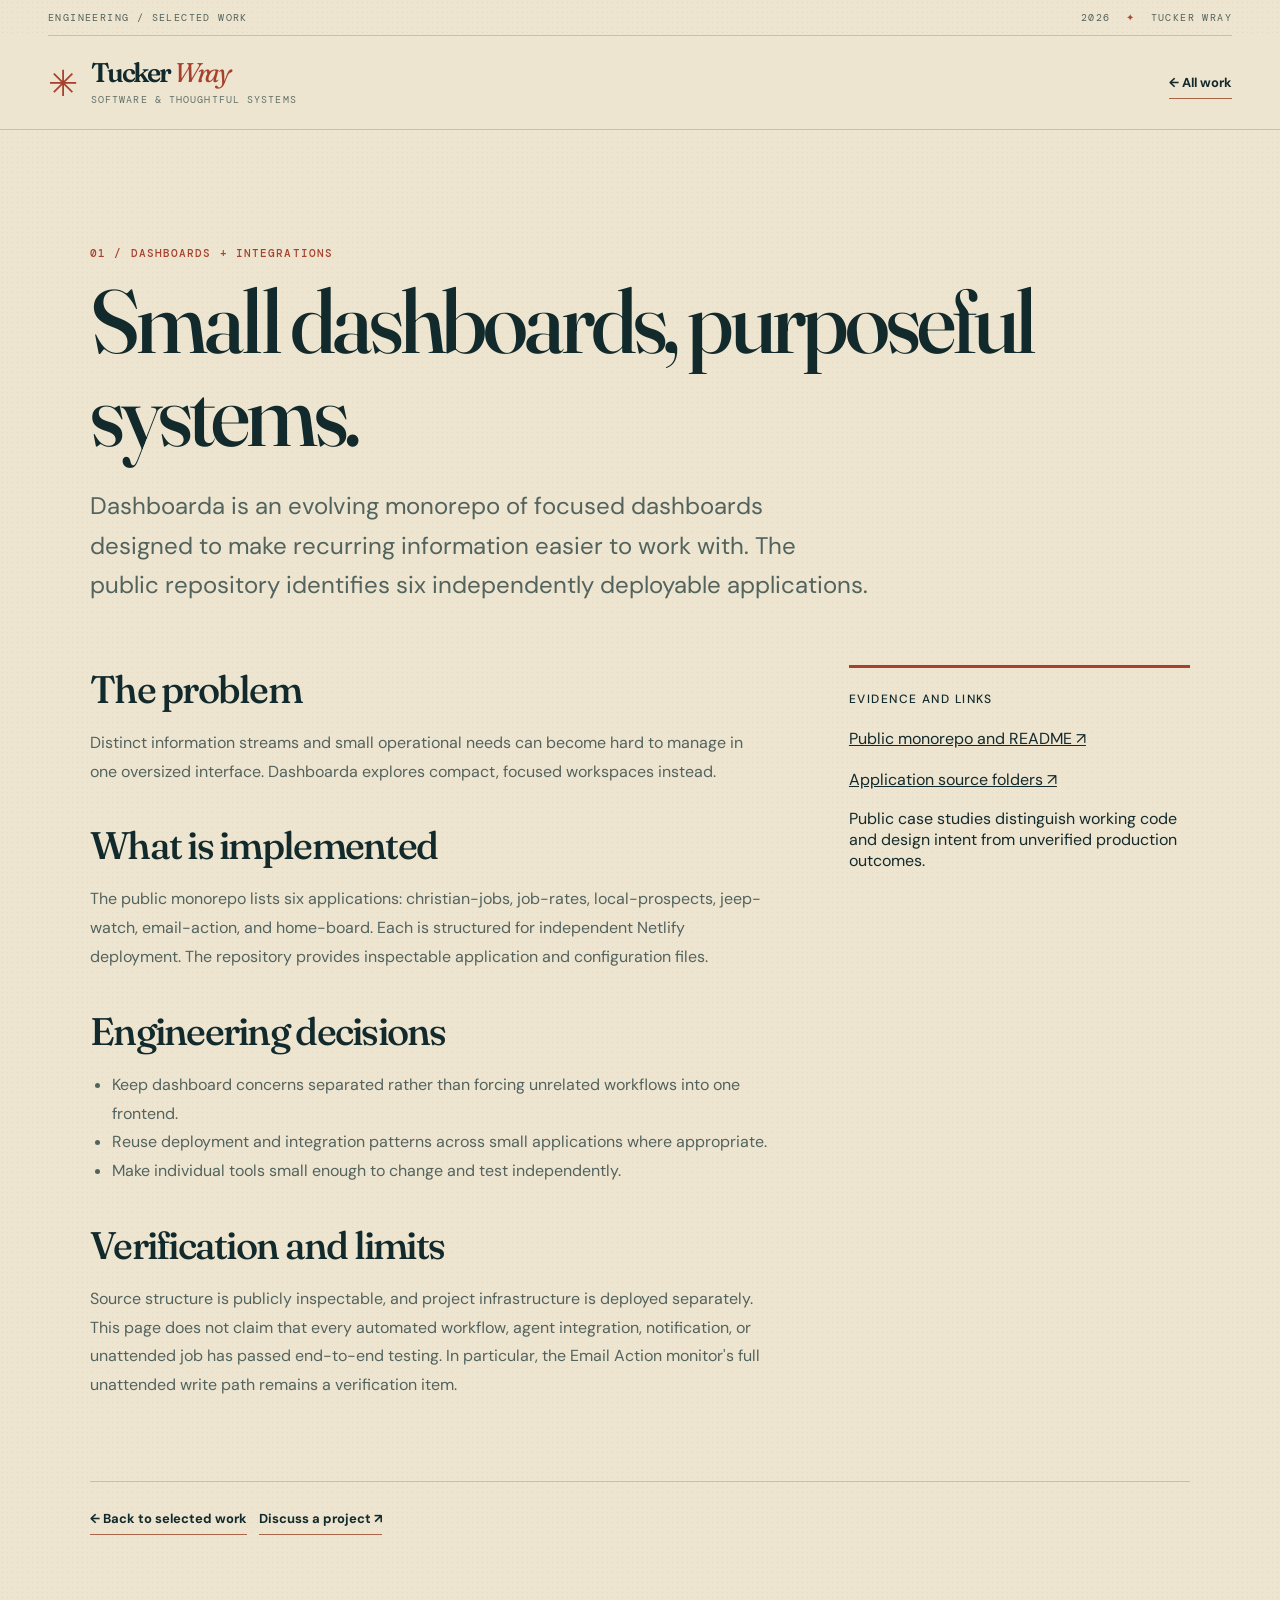
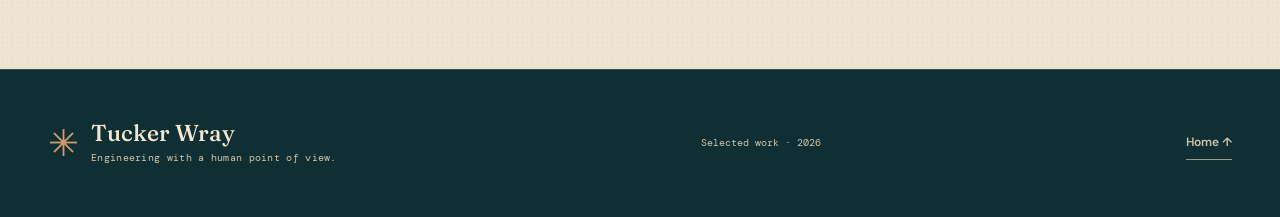
<file: work/dashboarda.html>
<!doctype html>
<html lang="en">
<head>
  <meta charset="utf-8">
  <meta name="viewport" content="width=device-width, initial-scale=1">
  <meta name="theme-color" content="#eee5d1">
  <meta name="description" content="Dashboarda is an evolving monorepo of focused dashboards designed to make recurring information easier to work with. The public repository identifies six independently deployable applications.">
  <title>Dashboarda — Engineering case study | Tucker Wray</title>
  <link rel="preconnect" href="https://fonts.googleapis.com">
  <link rel="preconnect" href="https://fonts.gstatic.com" crossorigin>
  <link href="https://fonts.googleapis.com/css2?family=DM+Sans:wght@400;500;600;700&family=DM+Mono:wght@400;500&family=Fraunces:opsz,wght,SOFT,WONK@9..144,400,40,1;9..144,500,40,1;9..144,600,40,1&display=swap" rel="stylesheet">
  <link rel="stylesheet" href="/assets/styles.css">
  <style>
    .case-main{padding-top:clamp(60px,9vw,115px);padding-bottom:clamp(80px,11vw,150px);max-width:1100px}
    .case-main .kicker{color:var(--rust)}.case-main h1{font-size:clamp(3.1rem,7vw,6.5rem);line-height:1.04;max-width:960px;margin-bottom:26px}
    .case-lede{color:var(--ink-soft);font-size:clamp(1.08rem,2vw,1.5rem);line-height:1.65;max-width:780px}
    .case-columns{display:grid;grid-template-columns:minmax(0,2fr) minmax(230px,1fr);gap:clamp(35px,6vw,85px);margin-top:60px}
    .case-body h2{font-size:clamp(1.7rem,3vw,2.4rem);margin:35px 0 16px}
    .case-body h2:first-child{margin-top:0}.case-body p,.case-body li{font-size:1rem;line-height:1.8;color:var(--ink-soft)}
    .case-body ul{padding-left:22px}.case-aside{border-top:3px solid var(--rust);padding:23px 0}
    .case-aside h2{font-family:var(--sans);font-size:12px;letter-spacing:.12em;text-transform:uppercase;margin:0 0 20px}
    .case-aside a{display:block;margin:0 0 16px;line-height:1.55;overflow-wrap:anywhere}
    .case-return{margin-top:65px;padding-top:25px;border-top:1px solid var(--line)}
    @media(max-width:690px){.case-columns{grid-template-columns:1fr}.case-main{padding-top:48px}.case-main h1{font-size:clamp(2.75rem,12vw,4.5rem)}}
  </style>
</head>
<body>
  <a class="skip-link" href="#main">Skip to content</a>
  <header class="site-header"><div class="header-ribbon wrap"><span>Engineering / Selected work</span><span>2026 <span aria-hidden="true">✦</span> Tucker Wray</span></div>
  <div class="nav-wrap"><nav class="site-nav wrap" aria-label="Main navigation">
  <a class="wordmark" href="/" aria-label="Tucker Wray, home"><span class="mark" aria-hidden="true">✳</span><span>Tucker <i>Wray</i><small>software &amp; thoughtful systems</small></span></a>
  <a href="/#work" class="text-link">← All work</a>
  </nav></div></header>
  <main id="main" class="wrap case-main">
    <p class="kicker">01 / Dashboards + integrations</p><h1>Small dashboards, purposeful systems.</h1><p class="case-lede">Dashboarda is an evolving monorepo of focused dashboards designed to make recurring information easier to work with. The public repository identifies six independently deployable applications.</p>
    <div class="case-columns"><article class="case-body">
<h2>The problem</h2><p>Distinct information streams and small operational needs can become hard to manage in one oversized interface. Dashboarda explores compact, focused workspaces instead.</p>
<h2>What is implemented</h2><p>The public monorepo lists six applications: christian-jobs, job-rates, local-prospects, jeep-watch, email-action, and home-board. Each is structured for independent Netlify deployment. The repository provides inspectable application and configuration files.</p>
<h2>Engineering decisions</h2><ul><li>Keep dashboard concerns separated rather than forcing unrelated workflows into one frontend.</li><li>Reuse deployment and integration patterns across small applications where appropriate.</li><li>Make individual tools small enough to change and test independently.</li></ul>
<h2>Verification and limits</h2><p>Source structure is publicly inspectable, and project infrastructure is deployed separately. This page does not claim that every automated workflow, agent integration, notification, or unattended job has passed end-to-end testing. In particular, the Email Action monitor's full unattended write path remains a verification item.</p>
</article><aside class="case-aside" aria-label="Evidence and further reading">
    <h2>Evidence and links</h2><a href="https://github.com/jtwray/dashboarda" target="_blank" rel="noopener noreferrer">Public monorepo and README ↗</a><a href="https://github.com/jtwray/dashboarda/tree/main/apps" target="_blank" rel="noopener noreferrer">Application source folders ↗</a>
    <p>Public case studies distinguish working code and design intent from unverified production outcomes.</p>
    </aside></div>
    <div class="case-return"><a class="text-link" href="/#work">← Back to selected work</a> &nbsp; <a class="text-link" href="/#contact">Discuss a project ↗</a></div>
  </main>
  <footer class="site-footer"><div class="wrap footer-grid"><div><span class="footer-star" aria-hidden="true">✳</span><strong>Tucker Wray</strong><small>Engineering with a human point of view.</small></div><div><span>Selected work · 2026</span></div><a href="/">Home ↑</a></div></footer>
</body></html>
</file>
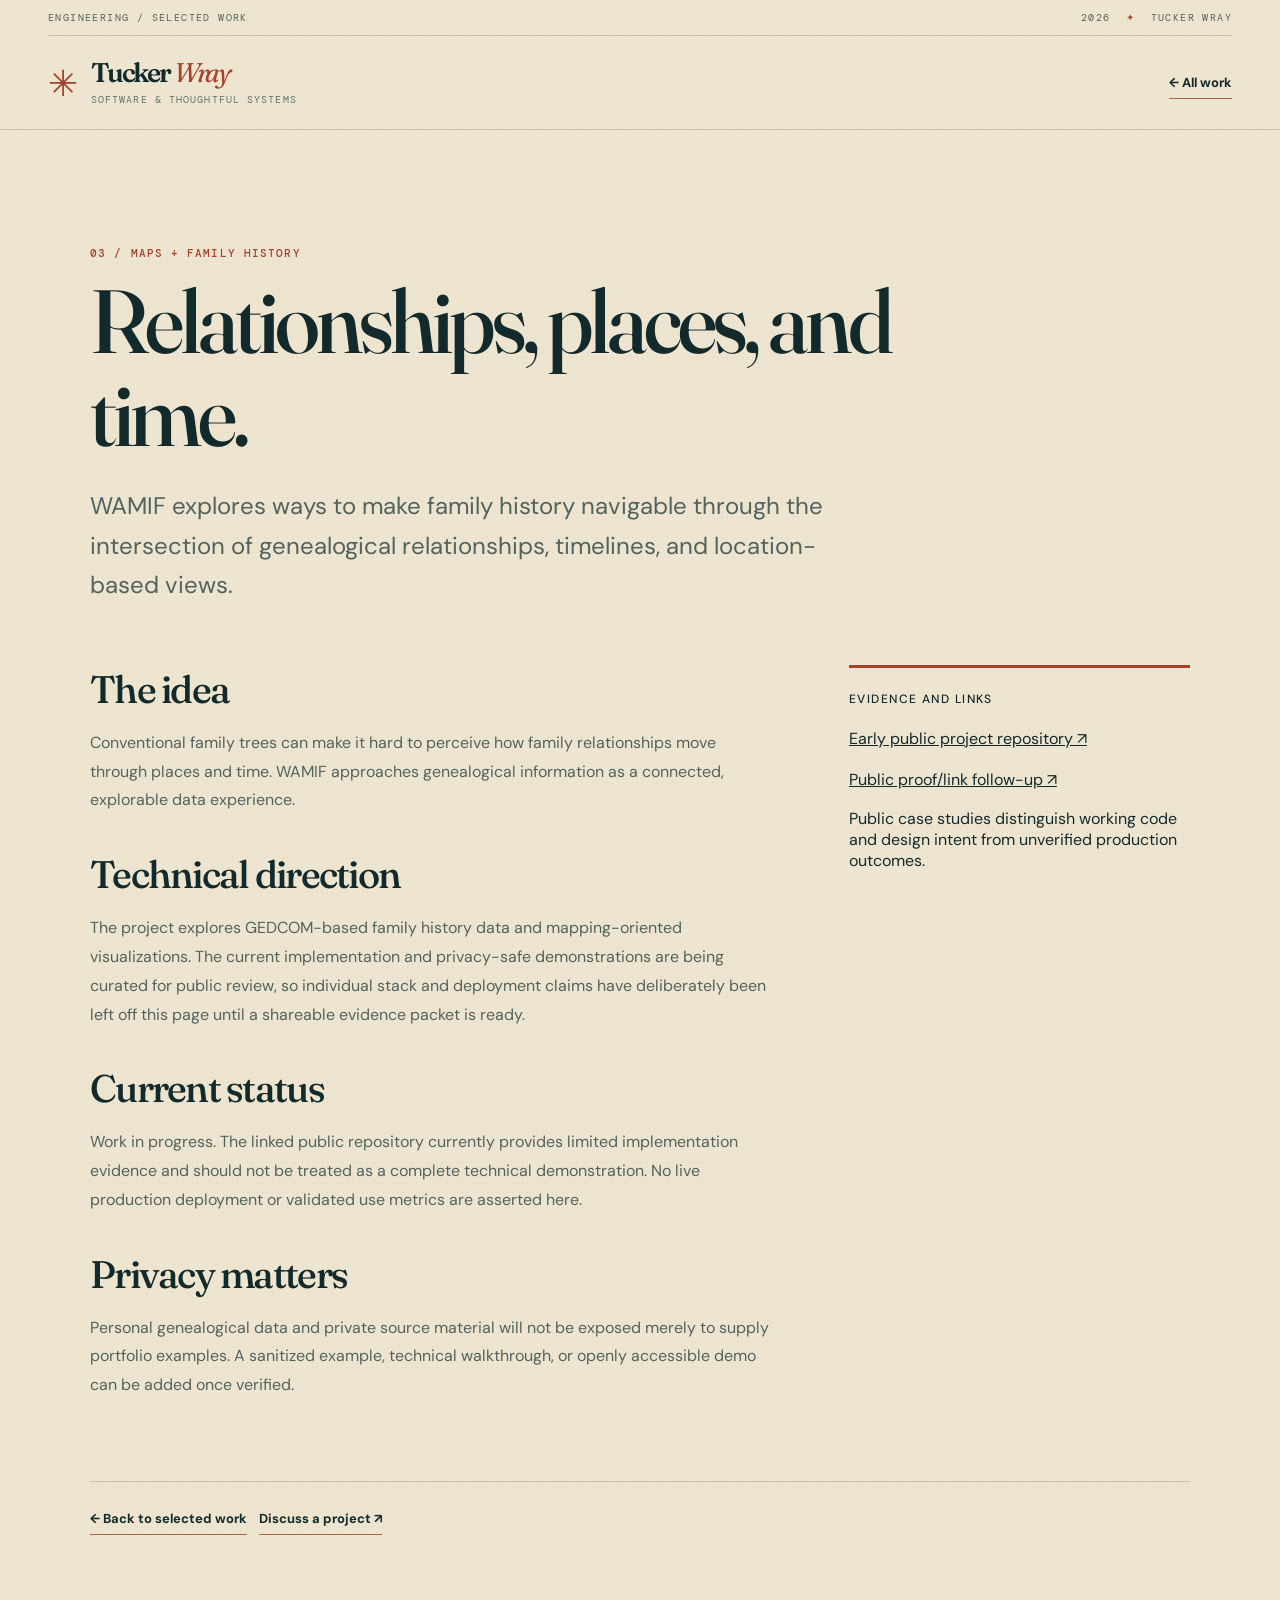
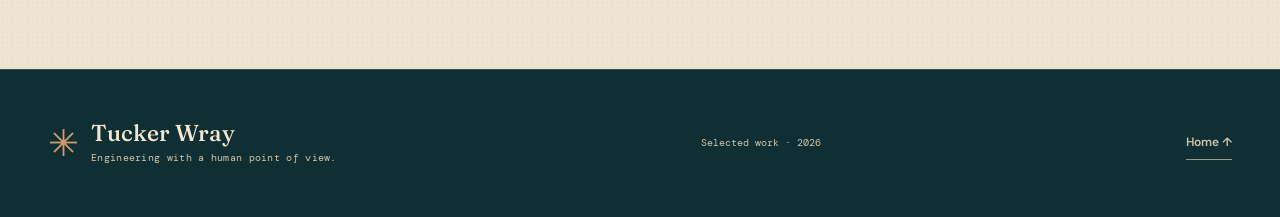
<file: work/wamif.html>
<!doctype html>
<html lang="en">
<head>
  <meta charset="utf-8">
  <meta name="viewport" content="width=device-width, initial-scale=1">
  <meta name="theme-color" content="#eee5d1">
  <meta name="description" content="WAMIF explores ways to make family history navigable through the intersection of genealogical relationships, timelines, and location-based views.">
  <title>WAMIF — Engineering case study | Tucker Wray</title>
  <link rel="preconnect" href="https://fonts.googleapis.com">
  <link rel="preconnect" href="https://fonts.gstatic.com" crossorigin>
  <link href="https://fonts.googleapis.com/css2?family=DM+Sans:wght@400;500;600;700&family=DM+Mono:wght@400;500&family=Fraunces:opsz,wght,SOFT,WONK@9..144,400,40,1;9..144,500,40,1;9..144,600,40,1&display=swap" rel="stylesheet">
  <link rel="stylesheet" href="/assets/styles.css">
  <style>
    .case-main{padding-top:clamp(60px,9vw,115px);padding-bottom:clamp(80px,11vw,150px);max-width:1100px}
    .case-main .kicker{color:var(--rust)}.case-main h1{font-size:clamp(3.1rem,7vw,6.5rem);line-height:1.04;max-width:960px;margin-bottom:26px}
    .case-lede{color:var(--ink-soft);font-size:clamp(1.08rem,2vw,1.5rem);line-height:1.65;max-width:780px}
    .case-columns{display:grid;grid-template-columns:minmax(0,2fr) minmax(230px,1fr);gap:clamp(35px,6vw,85px);margin-top:60px}
    .case-body h2{font-size:clamp(1.7rem,3vw,2.4rem);margin:35px 0 16px}
    .case-body h2:first-child{margin-top:0}.case-body p,.case-body li{font-size:1rem;line-height:1.8;color:var(--ink-soft)}
    .case-body ul{padding-left:22px}.case-aside{border-top:3px solid var(--rust);padding:23px 0}
    .case-aside h2{font-family:var(--sans);font-size:12px;letter-spacing:.12em;text-transform:uppercase;margin:0 0 20px}
    .case-aside a{display:block;margin:0 0 16px;line-height:1.55;overflow-wrap:anywhere}
    .case-return{margin-top:65px;padding-top:25px;border-top:1px solid var(--line)}
    @media(max-width:690px){.case-columns{grid-template-columns:1fr}.case-main{padding-top:48px}.case-main h1{font-size:clamp(2.75rem,12vw,4.5rem)}}
  </style>
</head>
<body>
  <a class="skip-link" href="#main">Skip to content</a>
  <header class="site-header"><div class="header-ribbon wrap"><span>Engineering / Selected work</span><span>2026 <span aria-hidden="true">✦</span> Tucker Wray</span></div>
  <div class="nav-wrap"><nav class="site-nav wrap" aria-label="Main navigation">
  <a class="wordmark" href="/" aria-label="Tucker Wray, home"><span class="mark" aria-hidden="true">✳</span><span>Tucker <i>Wray</i><small>software &amp; thoughtful systems</small></span></a>
  <a href="/#work" class="text-link">← All work</a>
  </nav></div></header>
  <main id="main" class="wrap case-main">
    <p class="kicker">03 / Maps + family history</p><h1>Relationships, places, and time.</h1><p class="case-lede">WAMIF explores ways to make family history navigable through the intersection of genealogical relationships, timelines, and location-based views.</p>
    <div class="case-columns"><article class="case-body">
<h2>The idea</h2><p>Conventional family trees can make it hard to perceive how family relationships move through places and time. WAMIF approaches genealogical information as a connected, explorable data experience.</p>
<h2>Technical direction</h2><p>The project explores GEDCOM-based family history data and mapping-oriented visualizations. The current implementation and privacy-safe demonstrations are being curated for public review, so individual stack and deployment claims have deliberately been left off this page until a shareable evidence packet is ready.</p>
<h2>Current status</h2><p>Work in progress. The linked public repository currently provides limited implementation evidence and should not be treated as a complete technical demonstration. No live production deployment or validated use metrics are asserted here.</p>
<h2>Privacy matters</h2><p>Personal genealogical data and private source material will not be exposed merely to supply portfolio examples. A sanitized example, technical walkthrough, or openly accessible demo can be added once verified.</p>
</article><aside class="case-aside" aria-label="Evidence and further reading">
    <h2>Evidence and links</h2><a href="https://github.com/jtwray/wamif" target="_blank" rel="noopener noreferrer">Early public project repository ↗</a><a href="https://github.com/jtwray/portfolio-illustrated/issues/1" target="_blank" rel="noopener noreferrer">Public proof/link follow-up ↗</a>
    <p>Public case studies distinguish working code and design intent from unverified production outcomes.</p>
    </aside></div>
    <div class="case-return"><a class="text-link" href="/#work">← Back to selected work</a> &nbsp; <a class="text-link" href="/#contact">Discuss a project ↗</a></div>
  </main>
  <footer class="site-footer"><div class="wrap footer-grid"><div><span class="footer-star" aria-hidden="true">✳</span><strong>Tucker Wray</strong><small>Engineering with a human point of view.</small></div><div><span>Selected work · 2026</span></div><a href="/">Home ↑</a></div></footer>
</body></html>
</file>
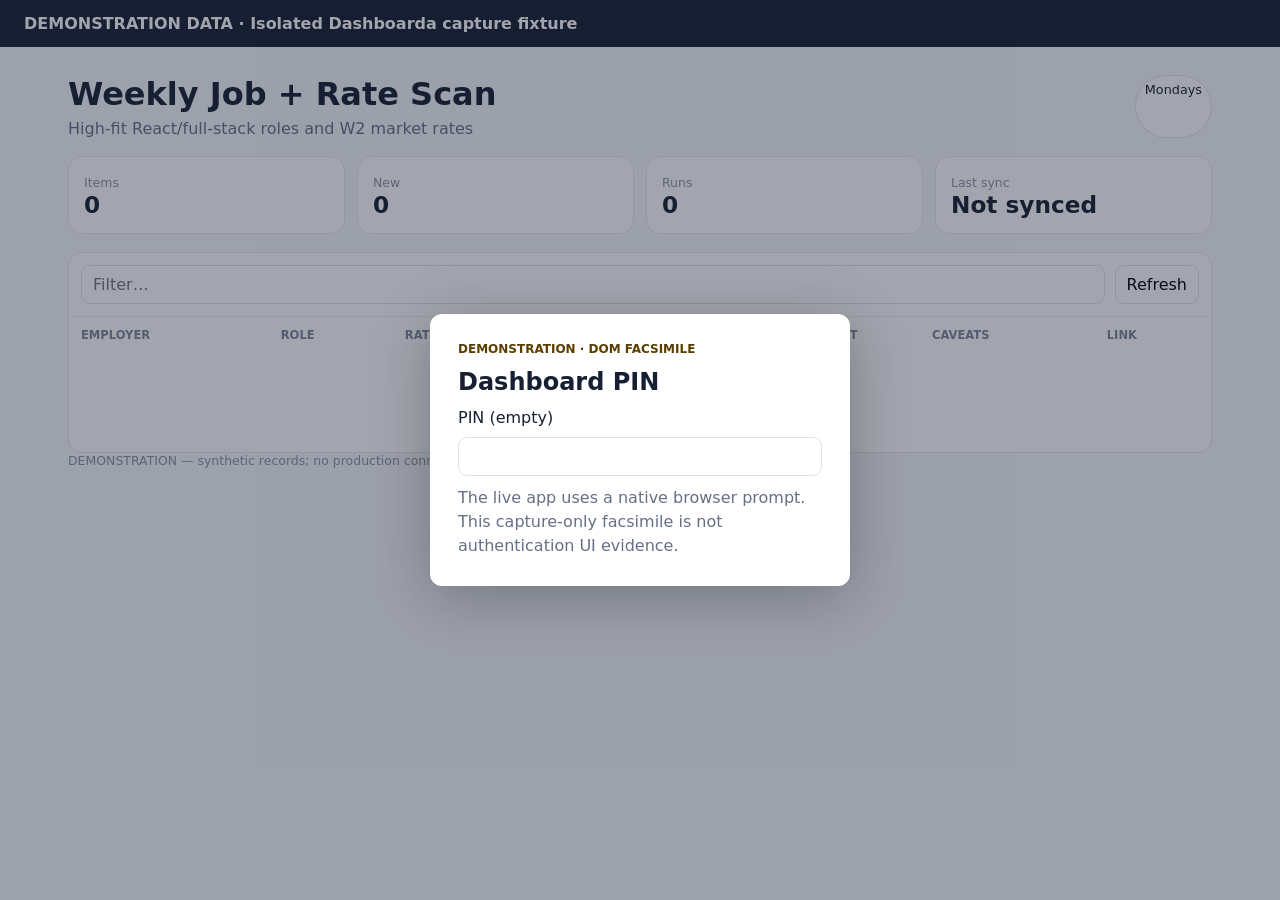
<file: docs/project-media-updates/dashboarda/fixture-pin.html>
<!doctype html><html><head><meta http-equiv="Content-Security-Policy" content="default-src 'none'; script-src 'unsafe-inline'; style-src 'unsafe-inline'; img-src 'none'; connect-src 'none';"><meta charset="UTF-8"><meta name="viewport" content="width=device-width,initial-scale=1"><title>Weekly Job + Rate Scan</title><style>:root{font-family:Inter,system-ui,sans-serif;color:#172033;background:#f6f7fb}*{box-sizing:border-box}body{margin:0}.shell{max-width:1180px;margin:auto;padding:28px 18px 60px}header{display:flex;justify-content:space-between;gap:16px}h1{margin:0 0 6px}p{margin:0;color:#657086}.pill,.status{border:1px solid #dde2ea;border-radius:999px;background:#fff;padding:6px 9px;font-size:.8rem}.stats{display:grid;grid-template-columns:repeat(4,1fr);gap:12px;margin:18px 0}.card{background:#fff;border:1px solid #e5e8ef;border-radius:14px}.stat{padding:15px}.stat b{display:block;font-size:1.45rem}.toolbar{display:flex;gap:10px;padding:12px}input,button{font:inherit;border:1px solid #dce1ea;border-radius:9px;padding:9px 11px;background:#fff}input{flex:1}table{width:100%;border-collapse:collapse}th,td{padding:11px 12px;border-top:1px solid #edf0f4;text-align:left;font-size:.9rem}th{font-size:.72rem;text-transform:uppercase;color:#7d8798}.table{overflow-x:auto}.empty{padding:40px;text-align:center;color:#7d8798}a{color:#2457d6}.muted,footer{color:#8a93a4;font-size:.78rem}@media(max-width:700px){.stats{grid-template-columns:repeat(2,1fr)}th,td{white-space:nowrap}}</style></head><body><aside style="background:#172033;color:white;padding:14px 24px;font:600 16px system-ui">DEMONSTRATION DATA · Isolated Dashboarda capture fixture</aside><main class="shell"><header><div><h1>Weekly Job + Rate Scan</h1><p>High-fit React/full-stack roles and W2 market rates</p></div><span class="pill">Mondays</span></header><section class="stats"><div class="card stat"><span class="muted">Items</span><b id="count">0</b></div><div class="card stat"><span class="muted">New</span><b id="newCount">0</b></div><div class="card stat"><span class="muted">Runs</span><b id="runs">0</b></div><div class="card stat"><span class="muted">Last sync</span><b id="updated">—</b></div></section><section class="card"><div class="toolbar"><input id="search" placeholder="Filter…"><button id="refresh">Refresh</button></div><div class="table"><table><thead><tr><th>Employer</th><th>Role</th><th>Rate</th><th>Type</th><th>Location</th><th>Fit</th><th>Caveats</th><th>Link</th></tr></thead><tbody id="rows"></tbody></table></div><div id="empty" class="empty">No results yet.</div></section><footer>DEMONSTRATION — synthetic records; no production connection.</footer></main><div style="position:fixed;inset:0;background:#17203366;display:grid;place-items:center"><section style="background:white;border-radius:12px;padding:28px;width:420px;box-shadow:0 12px 60px #0004"><p style="font-size:12px;font-weight:bold;color:#5a3e00">DEMONSTRATION · DOM FACSIMILE</p><h2 style="margin:12px 0">Dashboard PIN</h2><label for="pin-demo">PIN (empty)</label><input id="pin-demo" type="password" value="" autocomplete="off" style="display:block;width:100%;margin:10px 0"><p style="line-height:1.5">The live app uses a native browser prompt. This capture-only facsimile is not authentication UI evidence.</p></section></div><script>const DEMO={"items": [{"employer": "Example Health Systems", "role": "React / TypeScript Engineer", "rate": "$55\u201365/hr", "type": "W2 contract", "location": "Remote US", "fit": "Frontend + API work", "caveats": "Synthetic example", "url": "https://example.com/health", "status": "new"}, {"employer": "Sample Civic Software", "role": "Full-stack Engineer", "rate": "$60\u201370/hr", "type": "W2 contract", "location": "Remote US", "fit": "React + PostgreSQL", "caveats": "Synthetic example", "url": "https://example.com/civic", "status": "new"}, {"employer": "Demo Commerce Labs", "role": "UI Engineer", "rate": "$50\u201360/hr", "type": "W2 contract", "location": "Remote US", "fit": "Accessible interfaces", "caveats": "Synthetic example", "url": "https://example.com/commerce", "status": "reviewed"}], "runs": 3, "updatedAt": "2026-10-24T18:00:00Z"};const C={"cols":[["employer","Employer"],["role","Role"],["rate","Rate"],["type","Type"],["location","Location"],["fit","Fit"],["caveats","Caveats"],["url","Link"]]};let s={items:[],runs:0},pin="";const e=v=>String(v??"").replace(/[&<>"']/g,m=>({"&":"&amp;","<":"&lt;",">":"&gt;",'"':"&quot;","'":"&#039;"}[m]));async function load(){s=DEMO;render()}function render(){const a=s.items||[],q=search.value.toLowerCase(),f=q?a.filter(x=>JSON.stringify(x).toLowerCase().includes(q)):a;count.textContent=a.length;newCount.textContent=a.filter(x=>(x.status||"new").toLowerCase()==="new").length;runs.textContent=s.runs||0;updated.textContent=s.updatedAt?new Date(s.updatedAt).toLocaleString():"Not synced";rows.innerHTML=f.map(x=>"<tr>"+C.cols.map(([k])=>k==="url"&&/^https?:/.test(x[k]||"")?`<td><a target="_blank" href="${e(x[k])}">Open ↗</a></td>`:k==="status"?`<td><span class="status">${e(x[k]||"new")}</span></td>`:`<td>${e(x[k])}</td>`).join("")+"</tr>").join("");empty.style.display=f.length?"none":"block"}search.oninput=render;refresh.onclick=load;render();</script></body></html>
</file>
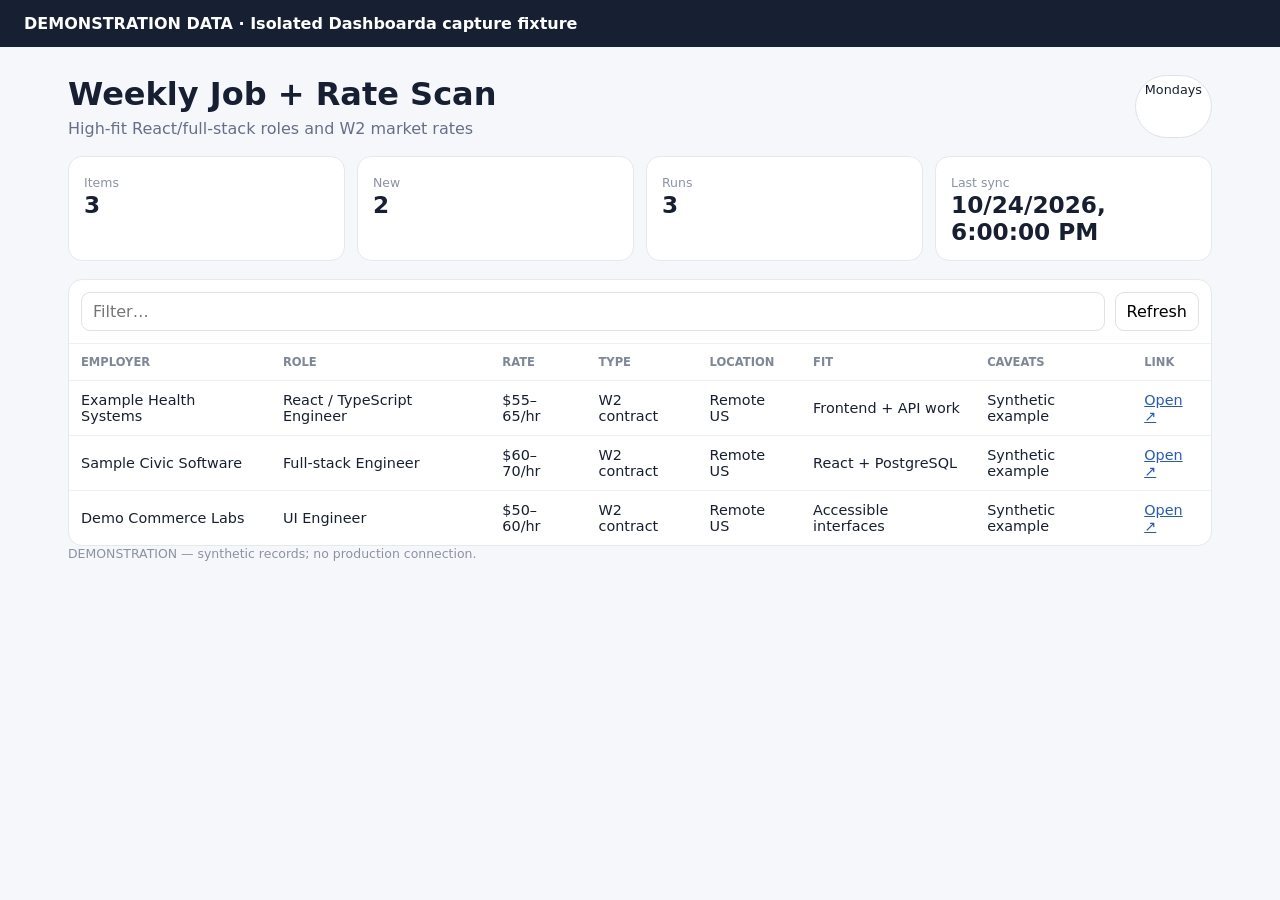
<file: docs/project-media-updates/dashboarda/fixture.html>
<!doctype html><html><head><meta http-equiv="Content-Security-Policy" content="default-src 'none'; script-src 'unsafe-inline'; style-src 'unsafe-inline'; img-src 'none'; connect-src 'none';"><meta charset="UTF-8"><meta name="viewport" content="width=device-width,initial-scale=1"><title>Weekly Job + Rate Scan</title><style>:root{font-family:Inter,system-ui,sans-serif;color:#172033;background:#f6f7fb}*{box-sizing:border-box}body{margin:0}.shell{max-width:1180px;margin:auto;padding:28px 18px 60px}header{display:flex;justify-content:space-between;gap:16px}h1{margin:0 0 6px}p{margin:0;color:#657086}.pill,.status{border:1px solid #dde2ea;border-radius:999px;background:#fff;padding:6px 9px;font-size:.8rem}.stats{display:grid;grid-template-columns:repeat(4,1fr);gap:12px;margin:18px 0}.card{background:#fff;border:1px solid #e5e8ef;border-radius:14px}.stat{padding:15px}.stat b{display:block;font-size:1.45rem}.toolbar{display:flex;gap:10px;padding:12px}input,button{font:inherit;border:1px solid #dce1ea;border-radius:9px;padding:9px 11px;background:#fff}input{flex:1}table{width:100%;border-collapse:collapse}th,td{padding:11px 12px;border-top:1px solid #edf0f4;text-align:left;font-size:.9rem}th{font-size:.72rem;text-transform:uppercase;color:#7d8798}.table{overflow-x:auto}.empty{padding:40px;text-align:center;color:#7d8798}a{color:#2457d6}.muted,footer{color:#8a93a4;font-size:.78rem}@media(max-width:700px){.stats{grid-template-columns:repeat(2,1fr)}th,td{white-space:nowrap}}</style></head><body><aside style="background:#172033;color:white;padding:14px 24px;font:600 16px system-ui">DEMONSTRATION DATA · Isolated Dashboarda capture fixture</aside><main class="shell"><header><div><h1>Weekly Job + Rate Scan</h1><p>High-fit React/full-stack roles and W2 market rates</p></div><span class="pill">Mondays</span></header><section class="stats"><div class="card stat"><span class="muted">Items</span><b id="count">0</b></div><div class="card stat"><span class="muted">New</span><b id="newCount">0</b></div><div class="card stat"><span class="muted">Runs</span><b id="runs">0</b></div><div class="card stat"><span class="muted">Last sync</span><b id="updated">—</b></div></section><section class="card"><div class="toolbar"><input id="search" placeholder="Filter…"><button id="refresh">Refresh</button></div><div class="table"><table><thead><tr><th>Employer</th><th>Role</th><th>Rate</th><th>Type</th><th>Location</th><th>Fit</th><th>Caveats</th><th>Link</th></tr></thead><tbody id="rows"></tbody></table></div><div id="empty" class="empty">No results yet.</div></section><footer>DEMONSTRATION — synthetic records; no production connection.</footer></main><script>const DEMO={"items": [{"employer": "Example Health Systems", "role": "React / TypeScript Engineer", "rate": "$55\u201365/hr", "type": "W2 contract", "location": "Remote US", "fit": "Frontend + API work", "caveats": "Synthetic example", "url": "https://example.com/health", "status": "new"}, {"employer": "Sample Civic Software", "role": "Full-stack Engineer", "rate": "$60\u201370/hr", "type": "W2 contract", "location": "Remote US", "fit": "React + PostgreSQL", "caveats": "Synthetic example", "url": "https://example.com/civic", "status": "new"}, {"employer": "Demo Commerce Labs", "role": "UI Engineer", "rate": "$50\u201360/hr", "type": "W2 contract", "location": "Remote US", "fit": "Accessible interfaces", "caveats": "Synthetic example", "url": "https://example.com/commerce", "status": "reviewed"}], "runs": 3, "updatedAt": "2026-10-24T18:00:00Z"};const C={"cols":[["employer","Employer"],["role","Role"],["rate","Rate"],["type","Type"],["location","Location"],["fit","Fit"],["caveats","Caveats"],["url","Link"]]};let s={items:[],runs:0},pin="";const e=v=>String(v??"").replace(/[&<>"']/g,m=>({"&":"&amp;","<":"&lt;",">":"&gt;",'"':"&quot;","'":"&#039;"}[m]));async function load(){s=DEMO;render()}function render(){const a=s.items||[],q=search.value.toLowerCase(),f=q?a.filter(x=>JSON.stringify(x).toLowerCase().includes(q)):a;count.textContent=a.length;newCount.textContent=a.filter(x=>(x.status||"new").toLowerCase()==="new").length;runs.textContent=s.runs||0;updated.textContent=s.updatedAt?new Date(s.updatedAt).toLocaleString():"Not synced";rows.innerHTML=f.map(x=>"<tr>"+C.cols.map(([k])=>k==="url"&&/^https?:/.test(x[k]||"")?`<td><a target="_blank" href="${e(x[k])}">Open ↗</a></td>`:k==="status"?`<td><span class="status">${e(x[k]||"new")}</span></td>`:`<td>${e(x[k])}</td>`).join("")+"</tr>").join("");empty.style.display=f.length?"none":"block"}search.oninput=render;refresh.onclick=load;load();</script></body></html>
</file>
<file: assets/styles.css>
:root{--paper:#eee5d1;--paper-light:#faf4e8;--ink:#132a2c;--ink-soft:#52635e;--teal:#0e3035;--deep:#09262c;--red:#ac4b32;--rust:#a6412d;--gold:#ba8e50;--line:#cbbfa6;--cream:#f7eedb;--sans:'DM Sans',system-ui,-apple-system,sans-serif;--serif:'Fraunces',Georgia,serif;--mono:'DM Mono',monospace}
*,*::before,*::after{box-sizing:border-box}html{scroll-behavior:smooth;scroll-padding-top:95px}body{margin:0;color:var(--ink);background-color:var(--paper);background-image:radial-gradient(rgba(61,52,33,.065) .58px,transparent .75px);background-size:5px 5px;font-family:var(--sans);font-size:16px;-webkit-font-smoothing:antialiased}img{max-width:100%;display:block}a{color:inherit}button,input,textarea{font:inherit}button{cursor:pointer}::selection{background:#d5a177;color:#09262c}*:focus-visible{outline:3px solid var(--red);outline-offset:4px}.wrap{width:min(1280px,calc(100% - 96px));margin-inline:auto}.skip-link{position:absolute;top:-90px;left:16px;background:#fff;padding:14px;z-index:20}.skip-link:focus{top:10px}h1,h2,h3,p,figure{margin-top:0}h1,h2,h3{font-family:var(--serif);font-weight:500;letter-spacing:-.045em}em{font-weight:400;font-style:italic}button{border:0}.site-header{position:relative;z-index:10}.header-ribbon{height:36px;display:flex;align-items:center;justify-content:space-between;border-bottom:1px solid var(--line);font:10px/1 var(--mono);letter-spacing:.14em;text-transform:uppercase;color:#53625b}.header-ribbon span span{color:var(--red);margin-inline:8px}.nav-wrap{background:rgba(238,229,209,.94);border-bottom:1px solid var(--line);backdrop-filter:blur(16px);position:sticky;top:0;z-index:12}.site-nav{height:93px;display:flex;align-items:center;justify-content:space-between;gap:35px}.wordmark{display:inline-flex;align-items:center;text-decoration:none;gap:15px;font-family:var(--serif);font-size:27px;font-weight:600;letter-spacing:-.08em;line-height:1}.wordmark .mark{font-family:var(--serif);font-size:36px;color:var(--rust);font-weight:400}.wordmark i{font-weight:400;color:var(--rust)}.wordmark small{display:block;font:10px/1.4 var(--mono);letter-spacing:.11em;text-transform:uppercase;margin-top:7px;color:#60726a}.nav-links{display:flex;align-items:center;gap:34px}.nav-links a{text-decoration:none;text-transform:uppercase;font:600 11px/1.4 var(--sans);letter-spacing:.14em;transition:color .2s}.nav-links a:hover,.nav-links a:focus-visible{color:var(--red)}.nav-links .nav-contact{border:1px solid var(--ink);padding:14px 19px;white-space:nowrap}.nav-links .nav-contact span{margin-left:13px;font-size:15px}.nav-links .nav-contact:hover{background:var(--ink);color:var(--cream)}.menu-toggle{display:none}.kicker{font:500 11px/1.6 var(--mono);letter-spacing:.10em;text-transform:uppercase}.hero{display:grid;grid-template-columns:1.03fr .97fr;gap:55px;padding-top:86px;padding-bottom:75px;align-items:center}.hero-copy{padding-top:10px}.hero .kicker{display:flex;align-items:center;gap:12px;margin-bottom:30px;color:#754e37}.kicker-line{width:34px;height:1px;background:var(--red)}.hero h1{font-size:clamp(64px,7.4vw,120px);line-height:.995;margin-bottom:32px;white-space:nowrap}.hero h1 em{color:var(--rust)}.hero h1 .period{color:var(--rust)}.hero-lede{font:400 clamp(18px,1.45vw,21px)/1.68 var(--sans);max-width:470px;color:#42524f;margin-bottom:30px}.hero-actions{display:flex;align-items:center;gap:29px;flex-wrap:wrap}.button{display:inline-flex;align-items:center;gap:40px;justify-content:space-between;padding:17px 25px;text-decoration:none;font:700 11px/1.1 var(--sans);letter-spacing:.13em;text-transform:uppercase;transition:transform .2s,background .2s}.button:hover{transform:translateY(-3px)}.button-solid{background:var(--rust);color:#fff6e5}.button-solid:hover{background:#893624}.button span{font-size:18px;font-weight:400;letter-spacing:0}.text-link{font-size:13px;font-weight:700;text-decoration:none;border-bottom:1px solid #aa6549;padding:7px 0;transition:color .2s}.text-link:hover{color:var(--rust)}.text-link span{padding-left:8px}.margin-note{display:flex;gap:15px;align-items:center;max-width:300px;margin-top:66px;color:#7d6d55;font:11px/1.65 var(--mono);letter-spacing:.035em}.asterisk{font-size:32px;color:var(--gold);line-height:1}.hero-figure{position:relative;min-width:0;align-self:stretch;display:flex;flex-direction:column;justify-content:center;margin:0 5px 0 0}.figure-edge{position:relative;border:1px solid #b9a581;background:var(--gold);padding:11px;box-shadow:14px 14px 0 rgba(54,58,42,.08)}.figure-edge img{width:100%;height:min(44vw,545px);object-fit:cover;object-position:54% center;filter:saturate(.91) contrast(1.04)}.figure-edge:before{content:'';position:absolute;inset:5px;border:1px solid rgba(44,49,40,.55);pointer-events:none;z-index:1}.figure-corner{position:absolute;width:25px;height:25px;border:2px solid var(--cream);pointer-events:none;z-index:2}.figure-corner-tl{top:18px;left:18px;border-right:0;border-bottom:0}.figure-corner-br{bottom:18px;right:18px;border-left:0;border-top:0}.hero-figure figcaption{display:flex;align-items:center;gap:14px;font:10px/1.3 var(--mono);letter-spacing:.08em;text-transform:uppercase;color:#796e5a;margin-top:19px}.hero-figure figcaption span:first-child{color:var(--red)}.hero-figure figcaption .ornament{margin-left:auto;font-size:25px;color:var(--red)}.seal{position:absolute;right:-30px;top:5%;width:111px;height:111px;display:flex;flex-direction:column;align-items:center;justify-content:center;gap:2px;border:4px double var(--gold);border-radius:50%;background:#f7eddb;color:var(--rust);box-shadow:0 2px 0 rgba(20,40,42,.12);transform:rotate(10deg);font:600 11px/1.5 var(--serif);letter-spacing:.03em;text-align:center}.seal span:last-child{font-size:24px;line-height:1}.chapter-divider{display:flex;align-items:center;gap:17px;padding-bottom:88px;color:#a48b65;font:500 10px/1 var(--mono);letter-spacing:.20em}.chapter-divider>span:first-child,.chapter-divider>span:last-child{color:var(--rust);font-size:18px}.divider-line{height:1px;flex:1;background:var(--line)}.picture-story{padding-bottom:132px}.picture-story-head{display:flex;justify-content:space-between;align-items:end;gap:45px;margin-bottom:30px}.picture-story-head .kicker{color:var(--rust);margin-bottom:15px}.picture-story h2{font-size:clamp(37px,4vw,61px);line-height:1.1;margin-bottom:0}.picture-story h2 em{color:var(--rust)}.picture-story-head>p{max-width:315px;font-size:14px;line-height:1.8;color:#58665f;margin-bottom:3px}.panorama{position:relative;margin:0;background:#092a30;padding:12px;border:1px solid #8e7754}.panorama img{width:100%;height:445px;object-fit:cover;object-position:center 50%}.panorama figcaption{display:flex;justify-content:space-between;gap:12px;padding:14px 5px 3px;color:#e8d5b2;font:10px/1.6 var(--mono);letter-spacing:.045em}.panorama figcaption span:last-child{color:#acbaae}.work-section{background:var(--deep);color:var(--cream);position:relative;isolation:isolate;overflow:hidden}.work-section:before{content:'';position:absolute;inset:0;z-index:-1;background-image:radial-gradient(rgba(231,206,149,.08) .55px,transparent .7px),repeating-linear-gradient(0deg,transparent,transparent 32px,rgba(255,255,255,.018) 33px);background-size:5px 5px,100% 34px}.work-inner{padding-top:120px;padding-bottom:120px}.section-header{display:flex;align-items:end;justify-content:space-between;gap:60px;margin-bottom:62px}.section-header .kicker{color:var(--rust);margin-bottom:19px}.section-header h2{font-size:clamp(48px,5.1vw,77px);line-height:1.06;margin-bottom:0}.section-header h2 em{color:var(--rust)}.section-header>p{max-width:325px;font-size:15px;line-height:1.8;color:#66756f;margin-bottom:6px}.section-header.light .kicker{color:#dca47b}.section-header.light h2 em{color:#edb591}.section-header.light>p{color:#c1cfc5}.filters{display:flex;gap:10px;flex-wrap:wrap;padding-bottom:23px;border-bottom:1px solid rgba(233,217,186,.23);margin-bottom:39px}.filter{background:transparent;color:#afc4bd;padding:12px 17px;border:1px solid rgba(221,219,194,.25);font:600 11px/1.2 var(--sans);letter-spacing:.09em;transition:background .2s,color .2s,border-color .2s}.filter span{margin-left:5px;font-family:var(--mono);font-size:9px}.filter:hover{border-color:#ead8b8;color:#fff}.filter.active{background:#f5e8d1;color:var(--deep);border-color:#f5e8d1}.projects{display:grid;grid-template-columns:repeat(2,minmax(0,1fr));gap:55px 28px}.project[hidden]{display:none}.project{min-width:0}.project-image{position:relative;display:block;height:315px;overflow:hidden;background:#aa8a5c;border:1px solid #7f7e68}.project-image img{width:100%;height:100%;object-fit:cover;transition:transform .5s cubic-bezier(.15,.8,.3,1);display:block}.project-image:hover img{transform:scale(1.035)}.project-image-link{position:absolute;right:18px;top:18px;width:43px;height:43px;background:var(--paper-light);display:grid;place-items:center;color:var(--rust);font-size:22px;transition:background .2s}.project-image:hover .project-image-link{background:#fff}.project-detail{padding-top:25px}.project-meta{display:flex;align-items:center;justify-content:space-between;gap:10px;color:#b5a982;text-transform:uppercase;font:10px/1.5 var(--mono);letter-spacing:.035em}.project-meta span:last-child{color:#789a93}.project h3{font-size:clamp(30px,3vw,45px);margin:17px 0 9px;line-height:1.16}.project h3 a{text-decoration:none}.project h3 a span{font-family:var(--sans);font-size:22px;color:#ddb388;vertical-align:middle;font-weight:400}.project h3 a:hover{color:#f1bd94}.project-detail>p{max-width:535px;line-height:1.76;font-size:14px;color:#beccc4;min-height:70px}.tech-tags{display:flex;flex-wrap:wrap;gap:7px;margin-top:21px}.tech-tags span{padding:7px 11px;border:1px solid rgba(236,229,205,.25);font:10px/1.2 var(--mono);color:#e2d8c4}.work-end{text-align:center;margin:75px 0 0;color:#b3c5ba;font-size:13px}.work-end a{color:#f4cc9a;text-underline-offset:5px}.approach-section{padding-top:134px;padding-bottom:120px}.services{display:grid;grid-template-columns:repeat(4,minmax(0,1fr));border-top:1px solid #bbad94;border-bottom:1px solid #bbad94}.service{position:relative;padding:27px 30px 30px 0}.service:not(:first-child){padding-left:30px;border-left:1px solid #bbad94}.service-number{font:11px/1 var(--mono);color:#99513b;letter-spacing:.1em}.service-symbol{font-family:var(--serif);font-size:71px;line-height:1;margin:32px 0 21px;color:var(--rust);height:69px}.service:nth-child(2) .service-symbol{font-size:61px;color:#587772}.service:nth-child(3) .service-symbol{color:#b48f52}.service:nth-child(4) .service-symbol{font-size:66px;color:#577771}.service h3{font-size:26px;line-height:1.2;letter-spacing:-.045em;margin-bottom:14px}.service p{font-size:13px;line-height:1.82;color:#596761;margin-bottom:0}.tools-band{margin-top:45px;display:flex;justify-content:space-between;gap:25px;align-items:start}.tools-band>span{min-width:158px;font:10px/1.7 var(--mono);letter-spacing:.13em;text-transform:uppercase;color:var(--rust)}.tools-band div{font:600 12px/2.3 var(--sans);letter-spacing:.04em;text-align:right}.tools-band b{color:#ac8860;font-size:12px;padding:0 9px;font-weight:400}.journey-section{background:#e3d6bd;border-top:1px solid #b9ab8e;border-bottom:1px solid #b9ab8e;background-image:repeating-linear-gradient(0deg,rgba(41,50,42,.022) 0,rgba(41,50,42,.022) 1px,transparent 1px,transparent 8px)}.journey-grid{display:grid;grid-template-columns:1fr 1fr;gap:125px;padding-top:125px;padding-bottom:122px}.journey-copy .kicker{color:var(--rust);margin-bottom:30px}.journey-copy h2{font-size:clamp(48px,4.7vw,73px);line-height:1.08;margin-bottom:32px}.journey-copy h2 em{color:var(--rust)}.journey-copy>p:not(.kicker){font-size:15px;line-height:1.9;color:#425750;max-width:440px}.journey-copy .text-link{display:inline-block;margin-top:20px}.journey-timeline{padding-top:8px}.era{display:grid;grid-template-columns:56px 1fr;gap:25px;position:relative;padding-bottom:38px}.era:not(:last-child):before{content:'';position:absolute;left:27px;top:56px;bottom:0;width:1px;background:#baaa90}.era-icon{width:55px;height:55px;border:1px solid #967a58;border-radius:50%;display:grid;place-items:center;background:#ebe0ca;font:12px/1 var(--mono);color:#95513b;position:relative;z-index:1}.era-label{display:block;margin:1px 0 8px;text-transform:uppercase;font:10px/1.4 var(--mono);color:var(--rust);letter-spacing:.09em}.era h3{font-size:26px;margin:0 0 9px;line-height:1.13}.era p{font-size:13px;line-height:1.75;color:#5a655b;margin:0;max-width:385px}.contact-section{position:relative;overflow:hidden;background:#ac4b32;color:#fff1db}.contact-section:before{content:'✳';position:absolute;left:-88px;bottom:-250px;font-family:var(--serif);font-size:740px;line-height:1;color:rgba(255,230,185,.055);pointer-events:none}.contact-grid{position:relative;display:grid;grid-template-columns:1fr .85fr;gap:130px;padding-top:126px;padding-bottom:125px}.contact-intro .kicker{color:#f8d1ac}.contact-intro h2{font-size:clamp(55px,5.5vw,83px);line-height:1.07;margin:26px 0}.contact-intro h2 em{color:#ffe0a7}.contact-intro>p:not(.kicker){max-width:425px;color:#ffe4cc;line-height:1.9;font-size:15px;margin:0 0 33px}.email-link{display:inline-flex;gap:10px;align-items:center;font:500 clamp(19px,2vw,27px)/1.3 var(--serif);text-decoration:none;border-bottom:1px solid #ffd5aa;padding-bottom:8px}.email-link:hover{color:#ffddb0}.socials{display:flex;gap:27px;margin-top:38px}.socials a{font:600 11px/1.3 var(--sans);text-transform:uppercase;letter-spacing:.12em;color:#ffe1bd;text-decoration:none}.socials a:hover{color:#fff}.contact-form-shell{background:#f5e9d3;color:var(--ink);padding:30px 38px 32px;box-shadow:12px 12px 0 rgba(63,22,12,.16)}.form-title{display:flex;justify-content:space-between;align-items:center;border-bottom:1px solid var(--line);padding-bottom:19px;margin-bottom:26px;text-transform:uppercase;font:600 12px/1.5 var(--mono);letter-spacing:.08em}.form-title span:last-child{font:30px/1 var(--serif);color:var(--rust)}form label{display:block;font:600 11px/1.5 var(--sans);letter-spacing:.04em;margin-bottom:9px}form label span{color:var(--rust)}form input:not([type=hidden]),form textarea{display:block;width:100%;background:rgba(255,255,255,.35);border:1px solid #bcb19c;padding:13px 15px;color:var(--ink);font:14px/1.5 var(--sans);border-radius:0;margin:0 0 21px;resize:vertical}form input::placeholder,form textarea::placeholder{color:#8e8b7f}form input:focus,form textarea:focus{outline:2px solid var(--rust);outline-offset:1px}form textarea{min-height:112px}.submit-button{width:100%;border:0;margin-top:2px;text-align:left}.hidden-field{position:absolute!important;left:-9999px!important;width:1px;height:1px;overflow:hidden}.form-status{font:600 13px/1.6 var(--sans);margin:11px 0 0}.form-disclaimer{font:10px/1.6 var(--mono);color:#777365;margin:15px 0 0}.site-footer{background:#102f34;color:#d0c3a7;border-top:1px solid #365158}.footer-grid{min-height:147px;display:flex;align-items:center;justify-content:space-between;gap:20px}.footer-grid>div:first-child{display:grid;grid-template-columns:auto auto;align-items:center;column-gap:12px}.footer-star{grid-row:1/3;font-size:37px;color:#d39a6e}.footer-grid strong{font:500 23px/1.2 var(--serif);color:#f2e6d1}.footer-grid small{font:10px/1.9 var(--mono);letter-spacing:.03em}.footer-grid>div:nth-child(2){display:flex;flex-direction:column;gap:9px;font:10px/1.4 var(--mono)}.footer-grid a{font:600 12px/1.3 var(--sans);text-decoration:none;border-bottom:1px solid #9c9a83;padding:8px 0}.footer-grid a:hover{color:white}
@media(max-width:1150px){.wrap{width:min(1180px,calc(100% - 64px))}.nav-links{gap:22px}.hero{gap:34px}.hero h1{font-size:clamp(56px,7.3vw,95px)}.hero-lede{font-size:17px}.hero-actions{gap:18px}.seal{right:-13px;width:94px;height:94px}.journey-grid,.contact-grid{gap:64px}.service{padding-right:19px}.service:not(:first-child){padding-left:19px}.service h3{font-size:23px}}
@media(max-width:850px){.header-ribbon{font-size:9px}.site-nav{height:82px}.wordmark{font-size:23px}.nav-links{gap:16px}.nav-links a{font-size:10px}.nav-links .nav-contact{padding:12px 13px}.nav-links .nav-contact span{margin-left:4px}.hero{grid-template-columns:1fr 1fr;gap:25px;padding-top:66px}.hero h1{font-size:clamp(46px,7vw,68px)}.hero .kicker{font-size:9px}.hero-lede{font-size:15px}.hero-actions{align-items:flex-start;gap:15px}.button{padding:15px 16px;gap:13px;font-size:10px}.text-link{font-size:12px}.margin-note{margin-top:40px}.figure-edge img{height:420px}.seal{width:83px;height:83px;font-size:9px}.chapter-divider{padding-bottom:72px}.panorama img{height:335px}.picture-story{padding-bottom:95px}.work-inner{padding-top:95px;padding-bottom:100px}.section-header h2{font-size:56px}.project-image{height:255px}.project-meta{font-size:9px}.projects{gap:43px 21px}.approach-section{padding-top:95px;padding-bottom:95px}.services{grid-template-columns:repeat(2,1fr)}.service{padding:23px!important;min-height:264px}.service:nth-child(odd){border-left:0!important}.service:nth-child(n+3){border-top:1px solid #bbad94}.service-symbol{margin:18px 0 12px}.journey-grid{gap:40px;padding-top:90px;padding-bottom:85px}.journey-copy h2{font-size:51px}.contact-grid{gap:38px;padding-top:90px;padding-bottom:90px}.contact-intro h2{font-size:55px}.contact-form-shell{padding:25px}}
@media(max-width:650px){html{scroll-padding-top:75px}.wrap{width:calc(100% - 36px)}.header-ribbon{height:29px;font-size:8px;letter-spacing:.035em}.header-ribbon span:first-child{max-width:72%;white-space:nowrap;overflow:hidden;text-overflow:ellipsis}.site-nav{height:73px}.wordmark{font-size:21px}.wordmark .mark{font-size:30px}.wordmark small{font-size:8px}.menu-toggle{display:flex;flex-direction:column;gap:5px;justify-content:center;align-items:center;background:transparent;border:1px solid var(--line);width:44px;height:40px}.menu-toggle span{width:20px;height:2px;background:var(--ink)}.nav-links{display:none;position:absolute;top:100%;left:0;right:0;background:#eee5d1;padding:16px 20px 22px;border-bottom:1px solid var(--line);box-shadow:0 15px 22px rgba(16,30,30,.11);flex-direction:column;align-items:stretch;gap:0}.nav-links.open{display:flex}.nav-links a{padding:14px 10px;font-size:12px;border-bottom:1px solid #d3c6af}.nav-links .nav-contact{margin-top:13px;text-align:center;border:1px solid var(--ink)}.hero{grid-template-columns:1fr;padding-top:45px;padding-bottom:52px;gap:45px}.hero-copy{padding:0}.hero .kicker{font-size:9px;margin-bottom:21px}.hero h1{font-size:clamp(57px,13.3vw,85px);letter-spacing:-.055em;line-height:.99;margin-bottom:24px}.hero-lede{max-width:520px;font-size:16px;line-height:1.7;margin-bottom:25px}.hero-actions{gap:21px}.button{padding:17px 18px}.margin-note{margin-top:31px;max-width:340px}.hero-figure{margin:0 7px 0 0}.figure-edge img{height:390px;object-position:51% 50%}.seal{right:-8px;top:-25px;width:89px;height:89px}.chapter-divider{padding-bottom:65px;gap:8px;letter-spacing:.09em;font-size:8px}.picture-story{padding-bottom:80px}.picture-story-head{display:block}.picture-story h2{font-size:clamp(37px,9vw,51px);margin-bottom:19px}.picture-story-head>p{max-width:100%;font-size:14px}.panorama{padding:6px}.panorama img{height:255px;object-position:center}.panorama figcaption{display:block;padding:11px 4px 4px;font-size:9px}.panorama figcaption span{display:block}.panorama figcaption span:last-child{margin-top:5px}.work-inner{padding-top:77px;padding-bottom:78px}.section-header{display:block;margin-bottom:39px}.section-header h2{font-size:clamp(43px,11vw,58px)}.section-header>p{max-width:560px;margin-top:22px;font-size:14px}.filters{gap:6px;margin-bottom:28px}.filter{padding:10px 12px;font-size:10px}.projects{grid-template-columns:1fr;gap:45px}.project-image{height:auto;aspect-ratio:1.64}.project-detail{padding-top:20px}.project h3{font-size:39px}.project-detail>p{min-height:0;font-size:14px}.project-meta{font-size:9px}.work-end{margin-top:53px}.approach-section{padding-top:78px;padding-bottom:80px}.services{grid-template-columns:1fr}.service{padding:20px 3px 26px!important;min-height:auto;border-left:0!important}.service:not(:first-child){border-top:1px solid #bbad94}.service-symbol{display:inline-block;font-size:55px;height:50px;vertical-align:middle;margin:17px 0}.service h3{font-size:26px}.service p{font-size:14px}.tools-band{display:block;margin-top:26px}.tools-band div{text-align:left;margin-top:10px;font-size:12px}.tools-band b{padding:0 4px}.journey-grid{grid-template-columns:1fr;gap:43px;padding-top:74px;padding-bottom:75px}.journey-copy h2{font-size:clamp(43px,10vw,60px)}.journey-copy>p:not(.kicker){font-size:14px}.era{grid-template-columns:48px 1fr;gap:15px;padding-bottom:32px}.era-icon{width:47px;height:47px}.era:not(:last-child):before{left:23px;top:47px}.era h3{font-size:25px}.contact-grid{grid-template-columns:1fr;gap:50px;padding-top:80px;padding-bottom:83px}.contact-intro h2{font-size:clamp(50px,12vw,74px)}.contact-form-shell{padding:24px}.footer-grid{padding:28px 0;min-height:0;display:grid;grid-template-columns:1fr auto;row-gap:20px}.footer-grid>div:nth-child(2){grid-row:2;grid-column:1/3}.footer-grid a{grid-column:2;grid-row:1;font-size:10px}}
@media(max-width:380px){.hero h1{font-size:52px}.hero-actions{flex-direction:column;align-items:start}.figure-edge img{height:310px}.project-meta{flex-wrap:wrap}.email-link{font-size:18px}.header-ribbon span:nth-child(2){font-size:7px}}
@media(prefers-reduced-motion:reduce){*,*::before,*::after{scroll-behavior:auto!important;transition:none!important;animation:none!important}}

/* Business-tool entry point; the existing contact form and field contract stay intact. */
.tools-invitation{display:flex;justify-content:space-between;align-items:center;gap:35px;padding-block:42px;margin-block:52px;border-block:1px solid var(--line)}
.tools-invitation .kicker{color:var(--rust);margin-bottom:10px}
.tools-invitation h2{font-size:38px;line-height:1.15;margin-bottom:12px}
.tools-invitation p:not(.kicker){font:15px/1.8 var(--sans);color:var(--ink-soft);max-width:620px;margin:0}
.tools-invitation .button{flex-shrink:0}
@media(min-width:651px) and (max-width:1050px){.site-nav{gap:20px}.nav-links{gap:15px}.nav-links a{font-size:10px;letter-spacing:.08em}}
@media(max-width:650px){.tools-invitation{align-items:start;flex-direction:column;gap:23px;margin-block:36px;padding-block:32px}.tools-invitation h2{font-size:32px}}
</file>
<file: tools/tools.css>
/* The tools page shares the portfolio's paper, ink, type, and navigation. */
.tools-page [hidden]{display:none!important}
.visually-hidden{position:absolute;width:1px;height:1px;padding:0;margin:-1px;overflow:hidden;clip-path:inset(50%);white-space:nowrap;border:0}
.tools-hero{display:grid;grid-template-columns:1.15fr .85fr;gap:75px;align-items:center;padding-block:76px 85px}
.tools-hero .kicker,.catalogue-heading .kicker,.tools-services .kicker{color:var(--rust)}
.tools-hero h1{font-size:clamp(64px,7.8vw,106px);line-height:1.02;margin-bottom:26px}
.tools-hero h1 em,.catalogue-heading h2 em,.tools-services h2 em{color:var(--rust)}
.tools-lede{max-width:560px;font-size:19px;line-height:1.75;color:#425750}
.tools-smallprint{font:11px/1.7 var(--mono);color:var(--ink-soft);margin:23px 0 0}
.tools-figure{margin:0;border:1px solid #b9a581;padding:15px;background:var(--paper-light);box-shadow:12px 12px 0 rgba(54,58,42,.07)}
.tools-figure img{width:100%;height:auto}
.tools-figure figcaption{padding:20px 5px 9px;font:15px/1.6 var(--serif)}
.tools-figure figcaption span{display:block;font:9px/1.7 var(--mono);text-transform:uppercase;letter-spacing:.10em;color:var(--rust);margin-bottom:6px}
.sample-section{background:var(--deep);color:var(--cream);padding-block:80px}
.sample-heading{display:flex;justify-content:space-between;gap:45px;align-items:end;margin-bottom:25px}
.sample-heading .kicker{color:#edb591}
.sample-heading h2,.catalogue-heading h2,.tools-services h2{font-size:clamp(39px,4.4vw,62px);line-height:1.1;margin-bottom:0}
.sample-heading h2 em{color:#edb591}
.sample-heading>p{max-width:340px;line-height:1.8;color:#c6d5cb;margin-bottom:5px}
.sample-boundary{display:flex;align-items:baseline;gap:10px;font:12px/1.8 var(--sans);color:#ccdbd0;margin:0 0 25px;max-width:900px}
.sample-dot{flex:0 0 7px;width:7px;height:7px;border-radius:50%;background:#edb591}
.demo-board{background:var(--paper-light);color:var(--ink);border:1px solid #d5c7ac;box-shadow:10px 10px 0 rgba(0,0,0,.15)}
.board-heading{padding:25px 28px;display:flex;align-items:center;justify-content:space-between;gap:20px;border-bottom:1px solid var(--line)}
.board-eyebrow{font:10px/1.7 var(--mono);letter-spacing:.07em;text-transform:uppercase;color:#52635e;margin-bottom:6px}
.board-heading h3{font-size:30px;margin:0;line-height:1.2}
.sample-badge{font:10px/1.5 var(--mono);padding:7px 12px;border:1px solid #b9a581;border-radius:30px;white-space:nowrap}
.board-stats{display:grid;grid-template-columns:repeat(4,1fr);border-bottom:1px solid var(--line);background:#f1e8d5}
.board-stats>div{padding:18px 28px}
.board-stats>div+div{border-left:1px solid var(--line)}
.board-stats span{display:block;font:11px/1.6 var(--sans);color:#52635e}
.board-stats strong{display:block;font:500 35px/1.4 var(--serif);color:var(--teal)}
.demo-controls{display:flex;gap:15px;flex-wrap:wrap;align-items:end;padding:23px 28px 10px}
.demo-field{min-width:160px;flex:1}
.demo-field:first-child{flex:1.7}
.demo-field label{display:block;font:600 11px/1.6 var(--sans);margin-bottom:7px}
.demo-field input,.demo-field select,.demo-table select{width:100%;min-height:43px;font:14px/1.5 var(--sans);color:var(--ink);background:#fffdf7;border:1px solid #b8ad95;border-radius:0;padding:10px 12px}
.demo-field input::placeholder{color:#657068;opacity:1}
.demo-add,.demo-reset{min-height:43px;padding:11px 15px;font:600 12px/1.6 var(--sans)}
.demo-add{background:var(--teal);color:var(--cream);display:flex;align-items:center;gap:15px;border:1px solid var(--teal)}
.demo-add:hover{background:var(--deep)}
.demo-add:disabled{background:#e2dfd4;border-color:#b8ad95;color:#52635e;cursor:default}
.demo-reset{background:transparent;border:1px solid #b8ad95;color:var(--ink)}
.demo-reset:hover{background:#ede3ce}
.board-hint{font:11px/1.7 var(--sans);color:#52635e;margin:10px 28px 18px}
.board-scroll{overflow-x:auto;overscroll-behavior-inline:contain}
.board-scroll:focus-visible{outline-offset:-4px}
.demo-table{border-collapse:collapse;width:100%;min-width:680px;text-align:left}
.demo-table th,.demo-table td{padding:16px 28px;border-top:1px solid #d8ccb6;font-size:13px;line-height:1.6}
.demo-table thead th{font:600 10px/1.7 var(--mono);text-transform:uppercase;letter-spacing:.07em;background:#eee4cf;color:#52635e}
.demo-table tbody th{font-weight:600}
.demo-table tbody tr:nth-child(even){background:#f6eedf}
.demo-table select{font-size:12px;min-width:145px;min-height:40px;padding:8px 10px}
.demo-table .demo-empty{text-align:center;padding:38px 20px;color:#52635e}
.board-feedback{font:12px/1.8 var(--sans);padding:17px 28px;margin:0;border-top:1px solid var(--line);min-height:57px}
.sample-next{display:flex;align-items:center;justify-content:space-between;gap:30px;padding-top:38px}
.sample-next .kicker{font-size:10px;color:#edb591;margin-bottom:9px}
.sample-next p:not(.kicker){font-size:14px;line-height:1.8;color:#c6d5cb;margin:0;max-width:390px}
.sample-actions{display:flex;align-items:center;flex-wrap:wrap;gap:25px}
.sample-actions>a:not(.button){font-size:12px;line-height:1.7;text-underline-offset:5px}
.button-paper{background:var(--cream);color:var(--teal)}
.button-paper:hover{background:#e8d9ba}
.catalogue-section{padding-block:85px}
.catalogue-heading{display:flex;align-items:end;justify-content:space-between;gap:45px;margin-bottom:40px}
.catalogue-heading>p{font-size:15px;line-height:1.8;max-width:330px;margin-bottom:5px;color:#52635e}
.tool-grid{display:grid;grid-template-columns:repeat(3,minmax(0,1fr));gap:20px}
.tool-card{padding:26px;background:rgba(250,244,232,.62);border:1px solid var(--line);display:flex;flex-direction:column;min-width:0}
.tool-card-ready{background:#e2e8db;border-color:#9ba98c}
.tool-card-top{display:flex;align-items:baseline;justify-content:space-between;gap:12px;margin-bottom:25px}
.tool-number{font:11px/1.7 var(--mono);color:var(--rust)}
.tool-readiness{font:9px/1.6 var(--mono);text-transform:uppercase;letter-spacing:.04em;color:#52635e}
.tool-card-ready .tool-readiness{color:#355036}
.tool-card h3{font-size:30px;line-height:1.17;margin-bottom:17px}
.tool-card>p:not(.tool-foundation){font-size:14px;line-height:1.85;color:#52635e;margin-bottom:20px}
.tool-card .tool-foundation{font:10px/1.8 var(--mono);color:#52635e;margin-top:auto;margin-bottom:19px;padding-top:8px}
.tool-card>a{padding-top:17px;border-top:1px solid var(--line);font:600 12px/1.8 var(--sans);text-underline-offset:4px}
.tool-card>a span{float:right;margin-left:8px}
.tool-card>a:hover{color:var(--rust)}
.tool-card-message{grid-column:span 2;background:#e5d6bb}
.tool-card-message h3{max-width:430px}
.tool-card-message p{max-width:550px}
.tools-services{background:#e3d6bd;border-top:1px solid #b9ab8e;padding-block:75px}
.tools-service-grid{display:grid;grid-template-columns:repeat(4,minmax(0,1fr));gap:30px;margin-top:42px}
.tools-service-grid article{padding-top:21px;border-top:1px solid #b9ab8e}
.tools-service-grid article>span{font:10px/1.8 var(--mono);color:#704a33}
.tools-service-grid h3{font-size:26px;line-height:1.2;margin:16px 0 13px}
.tools-service-grid p{font:14px/1.8 var(--sans);color:#52635e}
.tools-service-footer{display:flex;align-items:center;gap:30px;margin-top:25px}
.tools-service-footer p{max-width:370px;font:12px/1.8 var(--sans);color:#52635e;margin:0}
@media(max-width:1000px){.tools-hero{gap:40px}.tool-grid{grid-template-columns:repeat(2,minmax(0,1fr))}.tool-card-message{grid-column:span 2}.sample-next{align-items:start;flex-direction:column}.tools-service-grid{grid-template-columns:repeat(2,minmax(0,1fr))}.demo-controls{gap:12px}.board-heading,.demo-controls{padding-inline:22px}.demo-table th,.demo-table td{padding-inline:22px}}
@media(max-width:650px){.tools-hero{grid-template-columns:1fr;gap:32px;padding-block:45px 55px}.tools-hero h1{font-size:clamp(53px,13vw,78px)}.tools-lede{font-size:16px}.tools-figure{max-width:470px;padding:10px;box-shadow:7px 7px 0 rgba(54,58,42,.07)}.tools-figure img{max-height:210px;object-fit:cover}.tools-figure figcaption{padding:13px 5px 6px}.sample-section{padding-block:52px}.sample-heading,.catalogue-heading{display:block}.sample-heading>p,.catalogue-heading>p{max-width:100%;font-size:14px;margin-top:22px}.sample-heading h2,.catalogue-heading h2,.tools-services h2{font-size:clamp(35px,9vw,49px)}.sample-boundary{font-size:11px}.board-heading{padding:20px 16px;align-items:start;flex-direction:column;gap:12px}.board-heading h3{font-size:28px}.board-stats{grid-template-columns:repeat(2,minmax(0,1fr))}.board-stats>div{padding:13px 16px}.board-stats>div:nth-child(3){border-left:0}.board-stats>div:nth-child(n+3){border-top:1px solid var(--line)}.demo-controls{padding:20px 16px 6px;gap:13px}.demo-field{flex:1 1 100%;min-width:0}.demo-field:first-child{flex:1 1 100%}.demo-add,.demo-reset{font-size:11px;padding-inline:12px}.board-hint{margin:12px 16px 15px}.demo-table th,.demo-table td{padding:13px 16px}.board-feedback{padding:15px 16px}.sample-actions{gap:20px}.catalogue-section{padding-block:55px}.tool-grid{grid-template-columns:1fr;gap:16px}.tool-card-message{grid-column:auto}.tool-card{padding:23px}.tool-card h3{font-size:29px}.tool-card-top{margin-bottom:21px}.tools-services{padding-block:55px}.tools-service-grid{grid-template-columns:1fr;gap:15px;margin-top:30px}.tools-service-grid h3{font-size:27px}.tools-service-grid p{margin-bottom:12px}.tools-service-footer{align-items:start;flex-direction:column;gap:21px;margin-top:20px}.tools-services .button{font-size:10px}}
</file>
